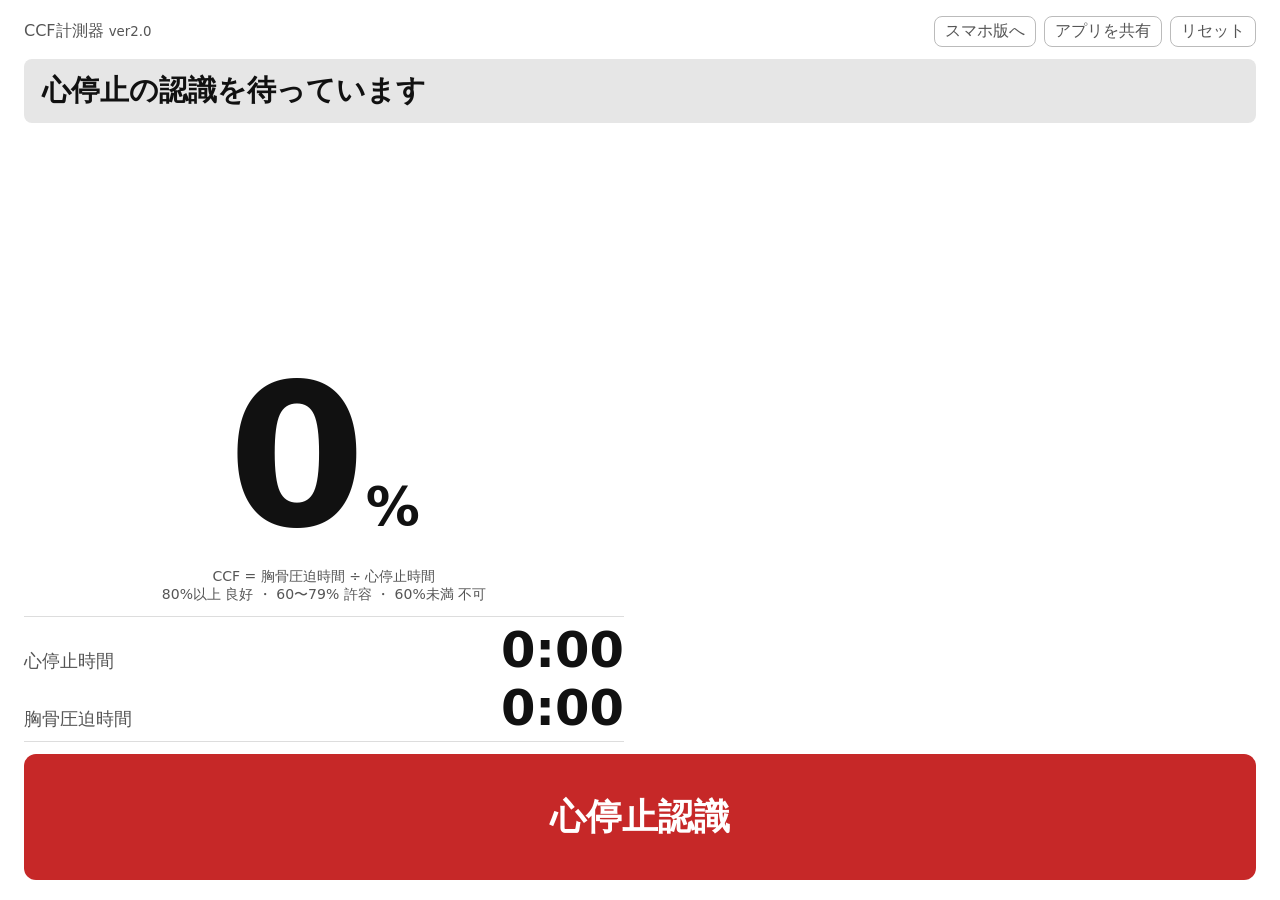
<file: index.html>
<!DOCTYPE html>
<!--

This program is a modified version of "CCF 1.3.1" (https://lawngreen.github.io/CCF/).

Copyright 2016 Takeshi KODAKA
kodaka@tokyo-med.ac.jp

Copyright 2023-2026 keiimai (https://github.com/keiimai)
Modified from the original. Last modified: 2026-10-27.

This program is free software:
you can redistribute it and/or modify it under the terms of the GNU General Public License
as published by the Free Software Foundation,
either version 3 of the License, or (at your option) any later version.

This program is distributed in the hope that it will be useful,
but WITHOUT ANY WARRANTY;
without even the implied warranty of MERCHANTABILITY or FITNESS FOR A PARTICULAR PURPOSE.
See the GNU General Public License for more details.

You should have received a copy of the GNU General Public License along with this program
(see the LICENSE file).
If not, see <https://www.gnu.org/licenses/>.

-->
<html lang="ja">
<head>
  <meta charset="UTF-8" />
  <meta name="viewport" content="width=device-width, initial-scale=1.0, viewport-fit=cover" />
  <title data-label="pageTitle">川崎ECCトレーニングサイト CCF計測器 ver2.0</title>
  <link rel="stylesheet" href="css/style.css" />
  <link rel="stylesheet" href="css/qr.css" />
  <script src="js/layout.js"></script>
  <link rel="manifest" href="manifest.webmanifest" />
  <link rel="apple-touch-icon" href="icons/icon-180.png" />
  <meta name="theme-color" content="#228b22" />
</head>

<body>
  <div class="app">
    <header>
      <span class="title"><span data-label="appName">CCF計測器</span> <small>ver2.0</small></span>
      <div class="header-buttons">
        <button type="button" id="button-layout" hidden>スマホ版へ</button>
        <button type="button" id="button-qr" data-label="shareApp">アプリを共有</button>
        <button type="button" id="button-reset" data-label="reset">リセット</button>
      </div>
    </header>

    <div id="status-banner" class="banner tone-neutral">
      <span id="status-text">心停止の認識を待っています</span>
      <span id="live-gap" class="num"></span>
    </div>

    <div id="ccf-block" class="ccf">
      <div><span id="ccf-value" class="num">0</span><span class="ccf-unit">%</span></div>
      <span id="ccf-rating"></span>
    </div>
    <p id="legend" class="legend"></p>

    <dl class="times">
      <div><dt data-label="arrestTime">心停止時間</dt><dd id="time-arrest" class="num">0:00</dd></div>
      <div><dt data-label="compressionTime">胸骨圧迫時間</dt><dd id="time-compression" class="num">0:00</dd></div>
    </dl>

    <section class="log-area">
      <p id="log-summary"></p>
      <ol id="log" class="num"></ol>
    </section>

    <div class="controls">
      <button type="button" id="button-finish" data-label="finishButton" hidden>終了（ROSC・蘇生中止）</button>
      <div id="main-row" class="main-row">
        <button type="button" id="button-main" class="tone-arrest">心停止認識</button>
        <button type="button" id="button-defib" hidden><span id="defib-label" data-label="defibButton">初回除細動</span><span id="defib-elapsed" class="num"></span></button>
      </div>
      <div id="result-row" class="result-row" hidden>
        <button type="button" id="button-show-result" data-label="showResultButton">結果を表示</button>
        <button type="button" id="button-handoff" data-label="handoffButton">結果を渡す</button>
      </div>
    </div>
  </div>

  <div id="qr-overlay" class="qr-overlay" data-opener="button-qr" role="dialog" aria-modal="true" aria-label="アプリを共有" data-label-aria="shareApp" hidden>
    <p class="qr-heading" data-label="shareApp">アプリを共有</p>
    <!-- QR コードの画像と URL は src/make_qr.py で作る（手で書き換えない） -->
    <!-- qr:begin -->
    <img class="qr-image" width="37" height="37" alt="QR コード：https://keiimai.github.io/kwskCCF/"
      src="[data-uri]" />
    <p class="qr-url">https://keiimai.github.io/kwskCCF/</p>
    <!-- qr:end -->
    <button type="button" class="qr-close" data-label="close">閉じる</button>
  </div>

  <div id="handoff-overlay" class="qr-overlay" role="dialog" aria-modal="true" aria-label="結果を渡す" data-label-aria="handoffButton" hidden>
    <p class="qr-heading" data-label="handoffButton">結果を渡す</p>
    <p id="handoff-summary" class="handoff-summary"></p>
    <canvas id="handoff-qr" class="qr-image handoff-qr" role="img" aria-label="結果ページを開く図" data-label-aria="handoffQrLabel"></canvas>
    <p class="qr-note" data-label="handoffNote">iPad などのカメラで読み取ると、<br />大きな画面で結果が開きます。</p>
    <p class="handoff-check" data-label="handoffCheck">開いた結果の終了時刻と CCF が、<br />上と同じか確かめてください。</p>
    <p class="handoff-hint" data-label="handoffHint">カメラで読めない PC には、リンクを送ります。</p>
    <input type="text" id="handoff-url" class="link-field qr-keep" readonly aria-label="結果ページのリンク" data-label-aria="handoffUrlLabel" />
    <button type="button" id="handoff-send" class="handoff-send qr-keep"></button>
    <p id="handoff-message" class="qr-note handoff-message" aria-live="polite"></p>
    <button type="button" class="qr-close" data-label="close">閉じる</button>
  </div>

  <script src="js/timer.js"></script>
  <script src="js/labels.js"></script>
  <script src="js/qrcode.js"></script>
  <script src="js/share.js"></script>
  <script src="js/handoff.js"></script>
  <script src="js/app.js"></script>
  <script src="js/qr.js"></script>
  <script src="js/offline.js"></script>
</body>
</html>
</file>
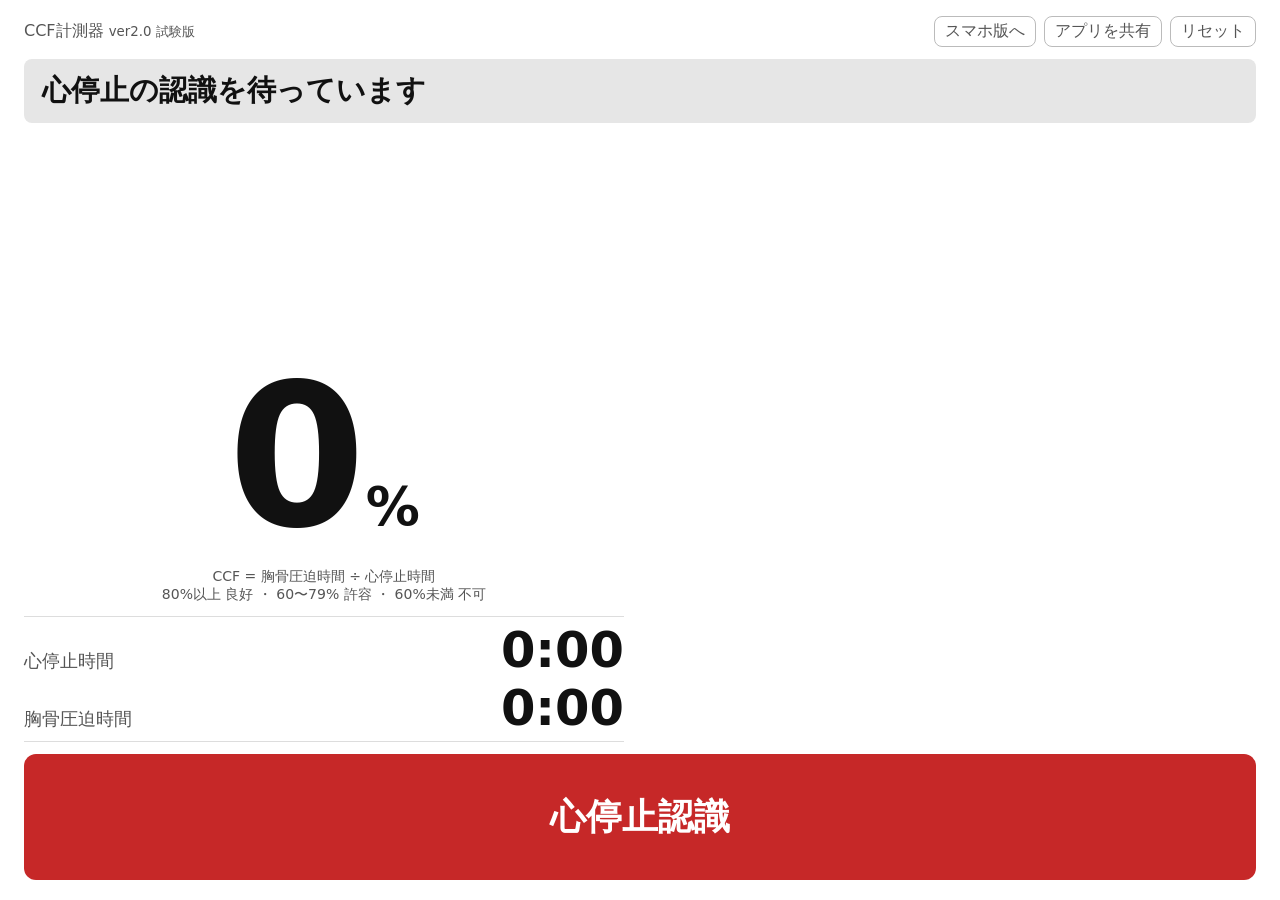
<file: next/index.html>
<!DOCTYPE html>
<!--

This program is a modified version of "CCF 1.3.1" (https://lawngreen.github.io/CCF/).

Copyright 2016 Takeshi KODAKA
kodaka@tokyo-med.ac.jp

Copyright 2023-2026 keiimai (https://github.com/keiimai)
Modified from the original. Last modified: 2026-10-27.

This program is free software:
you can redistribute it and/or modify it under the terms of the GNU General Public License
as published by the Free Software Foundation,
either version 3 of the License, or (at your option) any later version.

This program is distributed in the hope that it will be useful,
but WITHOUT ANY WARRANTY;
without even the implied warranty of MERCHANTABILITY or FITNESS FOR A PARTICULAR PURPOSE.
See the GNU General Public License for more details.

You should have received a copy of the GNU General Public License along with this program
(see the LICENSE file).
If not, see <https://www.gnu.org/licenses/>.

-->
<html lang="ja">
<head>
  <meta charset="UTF-8" />
  <meta name="viewport" content="width=device-width, initial-scale=1.0, viewport-fit=cover" />
  <title data-label="pageTitle">川崎ECCトレーニングサイト CCF計測器 ver2.0（試験版）</title>
  <link rel="stylesheet" href="css/style.css" />
  <link rel="stylesheet" href="css/qr.css" />
  <script src="js/layout.js"></script>
  <link rel="manifest" href="manifest.webmanifest" />
  <link rel="apple-touch-icon" href="icons/icon-180.png" />
  <meta name="theme-color" content="#228b22" />
</head>

<body>
  <div class="app">
    <header>
      <span class="title"><span data-label="appName">CCF計測器</span> <small>ver2.0 試験版</small></span>
      <div class="header-buttons">
        <button type="button" id="button-layout" hidden>スマホ版へ</button>
        <button type="button" id="button-qr" data-label="shareApp">アプリを共有</button>
        <button type="button" id="button-reset" data-label="reset">リセット</button>
      </div>
    </header>

    <div id="status-banner" class="banner tone-neutral">
      <span id="status-text">心停止の認識を待っています</span>
      <span id="live-gap" class="num"></span>
    </div>

    <div id="ccf-block" class="ccf">
      <div><span id="ccf-value" class="num">0</span><span class="ccf-unit">%</span></div>
      <span id="ccf-rating"></span>
    </div>
    <p id="legend" class="legend"></p>

    <dl class="times">
      <div><dt data-label="arrestTime">心停止時間</dt><dd id="time-arrest" class="num">0:00</dd></div>
      <div><dt data-label="compressionTime">胸骨圧迫時間</dt><dd id="time-compression" class="num">0:00</dd></div>
    </dl>

    <section class="log-area">
      <p id="log-summary"></p>
      <ol id="log" class="num"></ol>
    </section>

    <div class="controls">
      <button type="button" id="button-finish" data-label="finishButton" hidden>終了（ROSC・蘇生中止）</button>
      <div id="main-row" class="main-row">
        <button type="button" id="button-main" class="tone-arrest">心停止認識</button>
        <button type="button" id="button-defib" hidden><span id="defib-label" data-label="defibButton">初回除細動</span><span id="defib-elapsed" class="num"></span></button>
      </div>
      <div id="result-row" class="result-row" hidden>
        <button type="button" id="button-show-result" data-label="showResultButton">結果を表示</button>
        <button type="button" id="button-handoff" data-label="handoffButton">結果を渡す</button>
      </div>
    </div>
  </div>

  <div id="qr-overlay" class="qr-overlay" data-opener="button-qr" role="dialog" aria-modal="true" aria-label="アプリを共有" data-label-aria="shareApp" hidden>
    <p class="qr-heading" data-label="shareApp">アプリを共有</p>
    <!-- QR コードの画像と URL は src/make_qr.py で作る（手で書き換えない） -->
    <!-- qr:begin -->
    <img class="qr-image" width="37" height="37" alt="QR コード：https://keiimai.github.io/kwskCCF/next/"
      src="[data-uri]" />
    <p class="qr-url">https://keiimai.github.io/kwskCCF/next/</p>
    <!-- qr:end -->
    <button type="button" class="qr-close" data-label="close">閉じる</button>
  </div>

  <div id="handoff-overlay" class="qr-overlay" role="dialog" aria-modal="true" aria-label="結果を渡す" data-label-aria="handoffButton" hidden>
    <p class="qr-heading" data-label="handoffButton">結果を渡す</p>
    <p id="handoff-summary" class="handoff-summary"></p>
    <canvas id="handoff-qr" class="qr-image handoff-qr" role="img" aria-label="結果ページを開く図" data-label-aria="handoffQrLabel"></canvas>
    <p class="qr-note" data-label="handoffNote">iPad などのカメラで読み取ると、<br />大きな画面で結果が開きます。</p>
    <p class="handoff-check" data-label="handoffCheck">開いた結果の終了時刻と CCF が、<br />上と同じか確かめてください。</p>
    <p class="handoff-hint" data-label="handoffHint">カメラで読めない PC には、リンクを送ります。</p>
    <input type="text" id="handoff-url" class="link-field qr-keep" readonly aria-label="結果ページのリンク" data-label-aria="handoffUrlLabel" />
    <button type="button" id="handoff-send" class="handoff-send qr-keep"></button>
    <p id="handoff-message" class="qr-note handoff-message" aria-live="polite"></p>
    <button type="button" class="qr-close" data-label="close">閉じる</button>
  </div>

  <script src="js/timer.js"></script>
  <script src="js/labels.js"></script>
  <script src="js/qrcode.js"></script>
  <script src="js/share.js"></script>
  <script src="js/handoff.js"></script>
  <script src="js/app.js"></script>
  <script src="js/qr.js"></script>
  <script src="js/offline.js"></script>
</body>
</html>
</file>
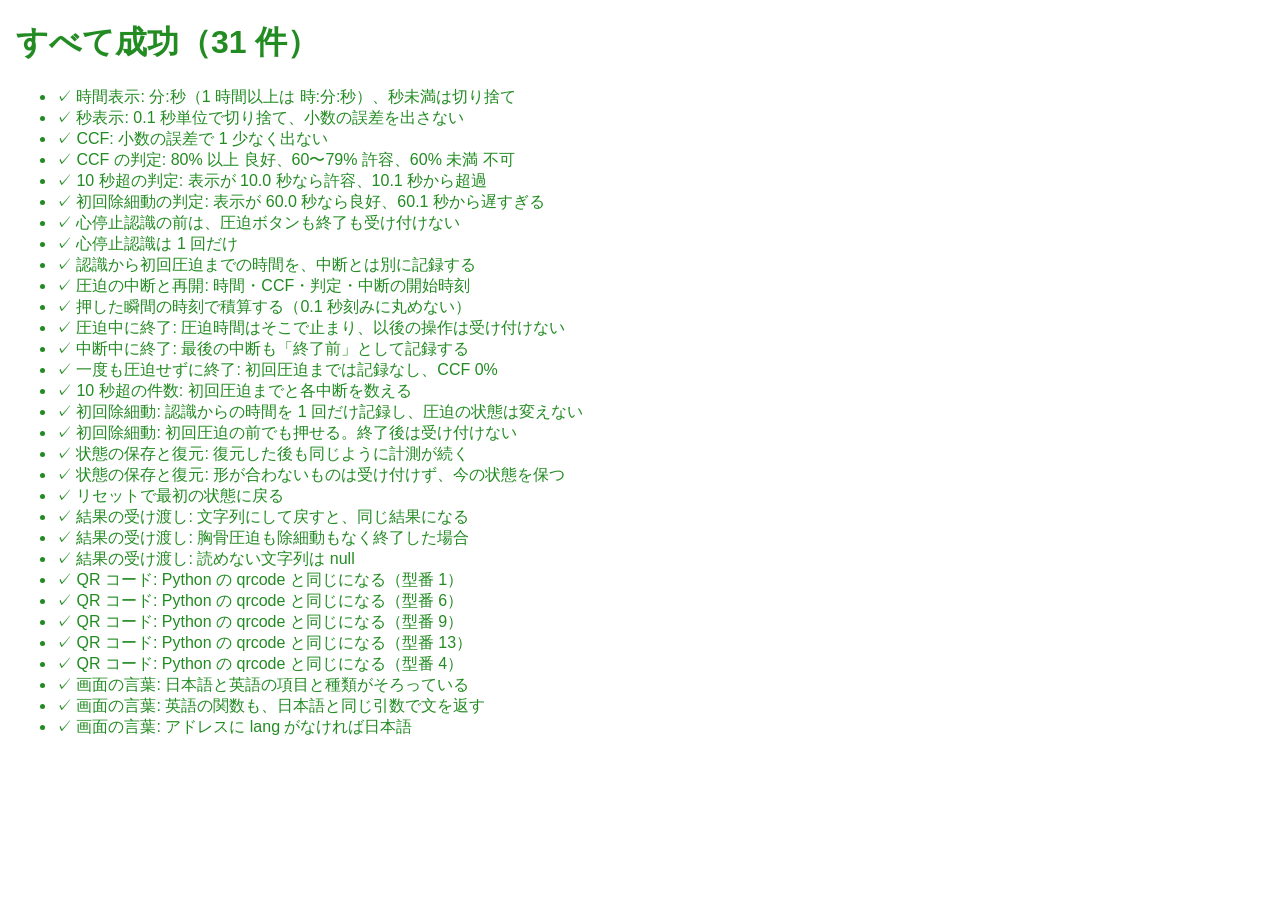
<file: tests/index.html>
<!DOCTYPE html>
<!-- SPDX-License-Identifier: GPL-3.0-or-later / Copyright 2023-2026 keiimai -->
<html lang="ja">
<head>
  <meta charset="UTF-8" />
  <meta name="viewport" content="width=device-width, initial-scale=1.0" />
  <title>CCF計測器 テスト</title>
  <style>
    body { font-family: sans-serif; margin: 16px; }
    .pass { color: #228B22; }
    .fail { color: #c00; }
    pre { margin: 4px 0 12px 1.5em; white-space: pre-wrap; }
  </style>
</head>
<body>
  <h1 id="summary">テスト実行中…</h1>
  <ul id="results"></ul>

  <script src="../js/timer.js"></script>
  <script src="../js/labels.js"></script>
  <script src="../js/qrcode.js"></script>
  <script src="../js/share.js"></script>
  <script src="qrcode.fixtures.js"></script>
  <script>
    // 最小限のテスト用関数。ライブラリを入れずにブラウザだけで動かす
    var results = [];

    function test(name, fn) {
      try {
        fn();
        results.push({ name: name, ok: true });
      } catch (e) {
        results.push({ name: name, ok: false, message: e.message });
      }
    }

    function equal(actual, expected) {
      if (actual !== expected) {
        throw new Error('期待値 ' + JSON.stringify(expected) + ' / 実際 ' + JSON.stringify(actual));
      }
    }

    function equalList(actual, expected) {
      equal(JSON.stringify(actual), JSON.stringify(expected));
    }
  </script>
  <script src="timer.test.js"></script>
  <script src="share.test.js"></script>
  <script src="qrcode.test.js"></script>
  <script src="labels.test.js"></script>
  <script>
    var failed = results.filter(function (r) { return !r.ok; }).length;
    var list = document.getElementById('results');
    results.forEach(function (r) {
      var li = document.createElement('li');
      li.className = r.ok ? 'pass' : 'fail';
      li.textContent = (r.ok ? '✓ ' : '✗ ') + r.name;
      list.appendChild(li);
      if (!r.ok) {
        var pre = document.createElement('pre');
        pre.textContent = r.message;
        li.appendChild(pre);
      }
    });
    var summary = document.getElementById('summary');
    summary.textContent = failed === 0
      ? 'すべて成功（' + results.length + ' 件）'
      : results.length + ' 件中 ' + failed + ' 件失敗';
    summary.className = failed === 0 ? 'pass' : 'fail';
  </script>
</body>
</html>
</file>
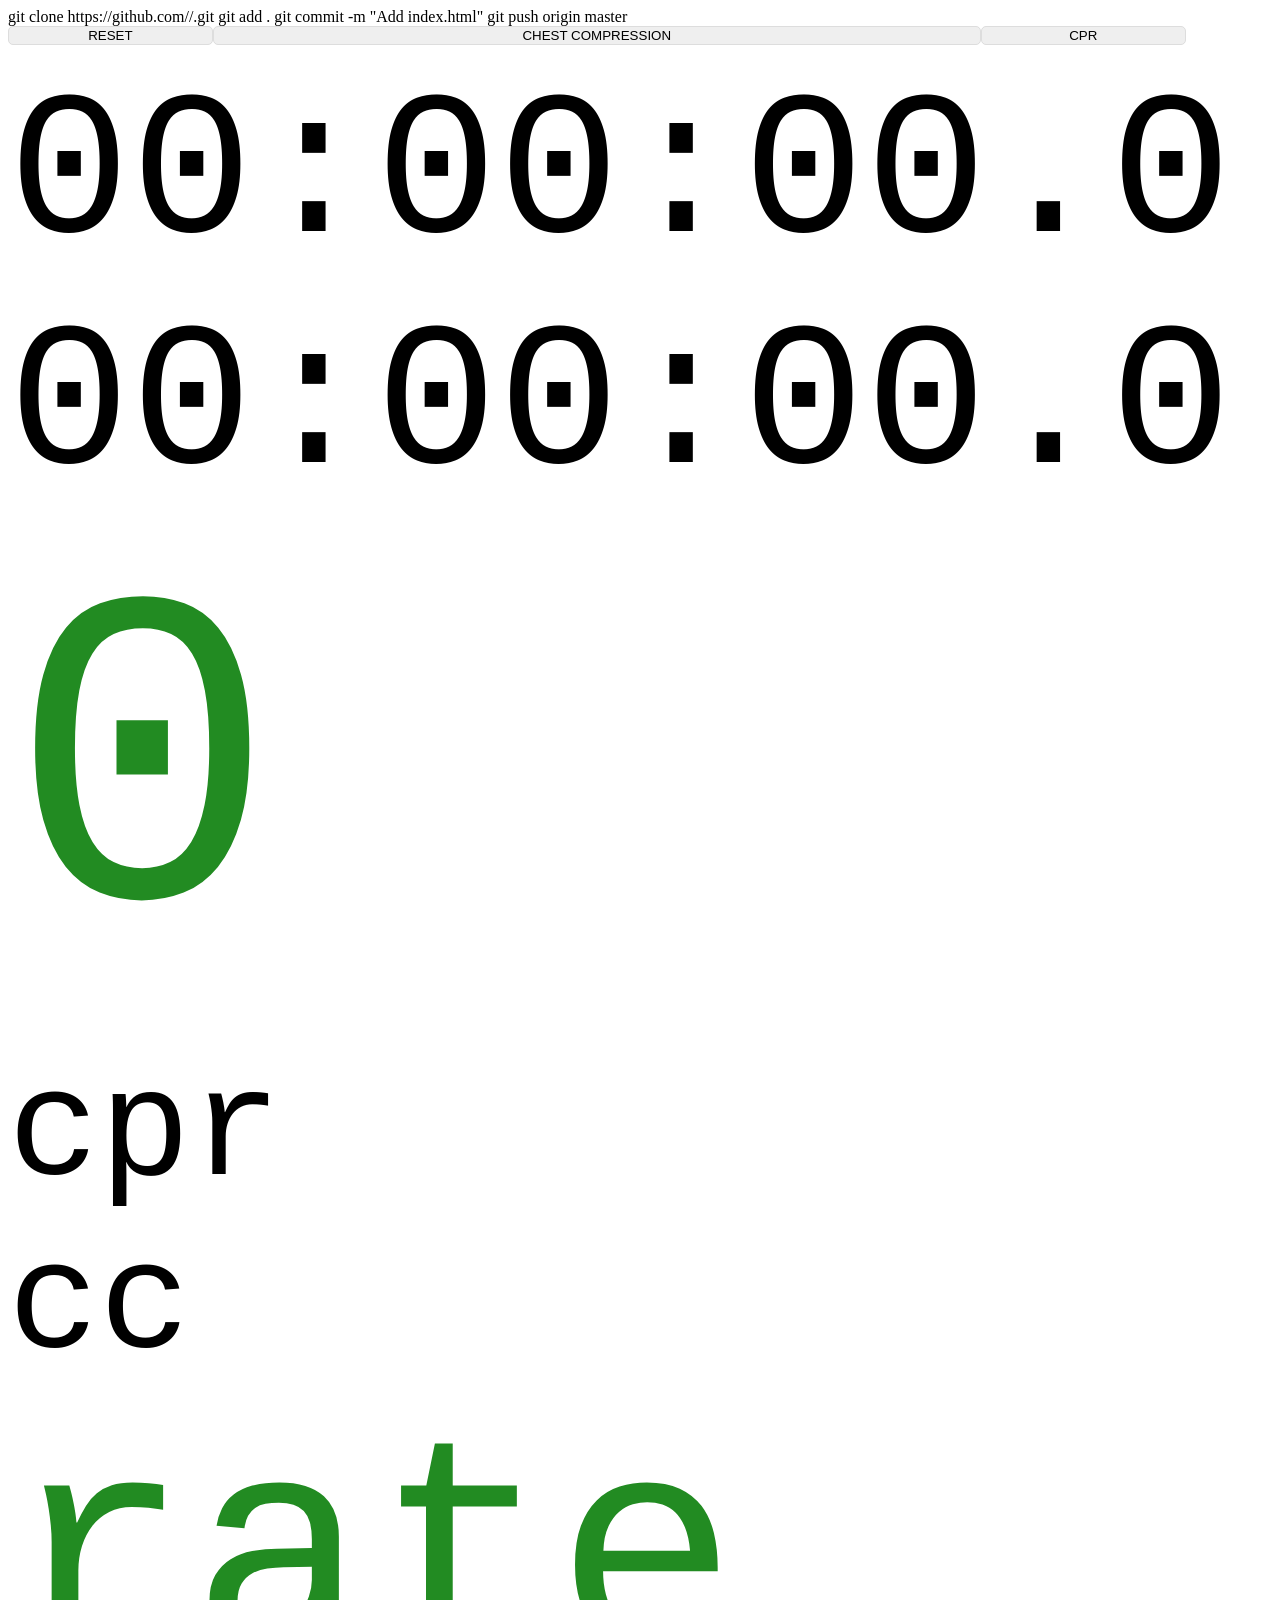
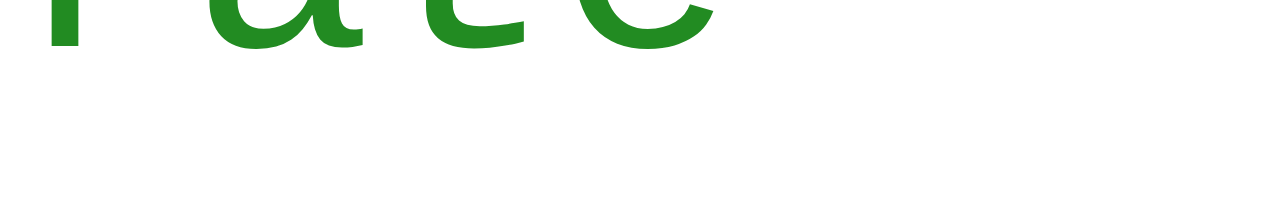
<file: kwskCCF.html>
git clone https://github.com/<keiimai>/<kwskCCF>.git

git add .
git commit -m "Add index.html"
git push origin master

<!DOCTYPE html>
<html lang="ja">
<head>
<meta charset="UTF-8">
<meta name="viewport" content="width=device-width, initial-scale=1.0">

<title>川崎ECCトレーニングサイト CCF計測器 ver0.1</title>


<style type="text/css">
/* このスタイルブロックはボタンと送信ボタンの見た目を定義しています */
input[type="button"],input[type="submit"] {
	-webkit-appearance: none; /* Webkitブラウザのデフォルトスタイルを無効化 */
	border-radius: 5px; /* 角を丸くする */
	border: 1px solid #DDD; /* 細いグレーの境界線を追加 */
	cursor: pointer; /* カーソルをポインターにする */
}
/* このスタイルブロックはボタンと送信ボタンの見た目の定義はここまで */
</style>

</head>
<body>

<div id="button-container">
    <form name="ctrl">
        <input
            type="button"
            id="button-reset"
            name="button-reset"
            value="RESET"
            onClick="freset()"
            /><input
            type="button"
            id="button-cc"
            name="button-cc"
            value="CHEST COMPRESSION"
            onClick="ftoggle()"
            /><input
            type="button"
            id="button-cpr"
            name="button-cpr"
            value="CPR"
            onClick="foncpr()"
            /></form>
</div>

<form name="ccf">
    <span style="color:#000000; font-size:152px; font-family:monospace">
    <div id="time_cpr">cpr</div>
    <div id="time_cc">cc</div>
    </span>
    <span style="color:#228B22; font-size:304px; font-family:monospace">
    <div id="rate">rate</div>
    </span>
    <span style="color:#000000; font-size:24px; font-family:monospace">
    <div id="log_interruption"></div>
    </span>
</form>

<script type="text/javascript">
// JavaScriptコードが続く
</script>
</body>
</html>




<form name="ccf">
	<span style="color:#000000; font-size:152px; font-family:monospace">
	<div id="time_cpr">cpr</div>
	<div id="time_cc">cc</div>
	</span>
	<span style="color:#228B22; font-size:304px; font-family:monospace">
	<div id="rate">rate</div>
	</span>
	<span style="color:#000000; font-size:24px; font-family:monospace">
	<div id="log_interruption"></div>
	</span>
</form>

<script type="text/javascript">

	// CPRの総時間（ミリ秒）
	var cpr;
	// 圧迫の総時間（ミリ秒）
	var cc;
	// 圧迫率（％）
	var rate;

	// 現在のミリ秒
	var time_now;
	// CPR開始点のミリ秒（圧迫開始時にtime-cc-integratedが0なら「現在のミリ秒」を代入）
	var time_cpr_start;

	// 最近の圧迫再開点のミリ秒（圧迫開始時に「現在のミリ秒」を代入）
	var time_cc_start;
	// 最後の圧迫中断点までの積算圧迫ミリ秒（圧迫中断時に計算して代入）
	var time_cc_integrated;
	// 圧迫している（圧迫時計が動いている）か否か
	var press;

	// 最近の計測再開点のミリ秒
	var time_cpr_start;
	// 最後の計測中断点までの積算計測ミリ秒
	var time_cpr_integrated;
	// 計測している（CPR時計と圧迫率表示が動いている）か否か
	var oncpr;

	// 表示するCPRの時
	var cpr_hour;
	// 表示するCPRの分
	var cpr_minu;
	// 表示するCPRの秒
	var cpr_sec;

	// 表示する圧迫の時
	var cc_hour;
	// 表示する圧迫の分
	var cc_minu;
	// 表示する圧迫の秒
	var cc_sec;

	// ログ表示
	var text_interruption;
	// 中断時間（ミリ秒）
	var time_interruption;
	// 最後の圧迫中断点（ミリ秒）
	var time_cc_stop;
	// 中断回数
	var number_interruption;

window.onresize = function() {
	ffit();
}

	fstop();

function fstop() {
	// 画面サイズ最適化
	ffit();
	// 初期化
	time_now = Date.now();
	cpr = 0;
	cc = 0;
	rate = 0;
	time_interruption = 0;
	time_cc_stop = 0;
	text_interruption = "";
	number_interruption = 0;
	// CPR開始点のミリ秒
	time_cpr_start = Date.now();
	time_cpr_integrated = 0;
	time_cc_integrated = 0;
	time_cc_start = time_now;
	// 
	press = 0;
	oncpr = 0;
	frw();
}

function frw() {
	fcpr();
	fcc();
	frate();
	// console.log(time_cc_integrated)
	// 0.1秒毎に再計算
	setTimeout("frw()",100)
}

function ffit() {
	// 画面サイズ最適化
	var ww = window.innerWidth;
	var x;
	x = ww * 0.16;
	document.getElementById('time_cpr').style.fontSize = Math.floor(x) + 'px';
	x = ww * 0.16;
	document.getElementById('time_cc').style.fontSize = Math.floor(x) + 'px';
	x = ww * 0.35;
	document.getElementById('rate').style.fontSize = Math.floor(x) + 'px';
	x = ww * 0.07;
	document.getElementById('log_interruption').style.fontSize = Math.floor(x) + 'px';

	document.getElementById("button-reset").style.width = "16vw";
	document.getElementById("button-cc").style.width = "60vw";
	document.getElementById("button-cpr").style.width = "16vw";
}

function sec_to_hhmmss(n) {
	var hh;
	var mm;
	var ss;
	var ms;
	hh = Math.floor(n / 3600);
	n = n - (hh * 3600);
	mm = Math.floor(n / 60);
	n = n - (mm * 60);
	ss = Math.floor(n / 1);
	n = n - ss;
	ms = Math.floor(n / 0.1);
	n = (hh < 10 ? "0" + hh : hh) + ":" + (mm < 10 ? "0" + mm : mm) + ":" + (ss < 10 ? "0" + ss : ss) + "." + ms;
	return n;
}
function fcpr() {
	// CPR時間
	time_now = Date.now();
	cpr = (time_now - time_cpr_start) * oncpr + time_cpr_integrated;

	var cpr_hhmmss = sec_to_hhmmss((cpr/1000));

	var cprElement = document.getElementById("time_cpr");
	cprElement.innerHTML = cpr_hhmmss;
}
function fcc() {
	// 圧迫時間
	time_now = Date.now();
	cc = (time_now - time_cc_start) * press + time_cc_integrated;

	var cpr_hhmmss = sec_to_hhmmss((cc/1000));

	var ccElement = document.getElementById("time_cc");
	ccElement.innerHTML = cpr_hhmmss;
}
function frate() {
	// 圧迫率
	rate = Math.floor(cc / cpr * (100));

	if (isNaN(rate)){
	rate = 0;
	}
	
	var rateElement = document.getElementById("rate");
	rateElement.innerHTML = rate;
}
function ftoggle() {
	// 圧迫か中断か
	time_now = Date.now();
	
	switch (press) {
	case 0:
			time_cc_start = time_now;
			press = 1;
			document.getElementById("button-cc").style.backgroundColor = '#228B22';

				switch (oncpr) {
				case 0:
						time_cpr_start = time_now;
						// 圧迫開始ならCPRも開始
						document.getElementById("button-cpr").style.backgroundColor = '#228B22';
						// CPRボタンの背景色も変更
						oncpr = 1;
						break;
				case 1:
						switch (time_cc_stop) {
						case 0:
								// 圧迫せずに計測開始して初回の圧迫開始
								time_interruption = cpr;
								flog(time_interruption);
								// 計測開始から圧迫開始までの時間をログ１に記録
								break;
						default:
								time_interruption = time_now - time_cc_stop;
								flog(time_interruption);
								// 中断時間を追記
								break;
						}
				}
			break;
	case 1:
			time_cc_integrated = cc;
			time_cc_stop = time_now;
			press = 0;
			document.getElementById("button-cc").style.backgroundColor = '#8FBC8F';
			break;
	}
}
function flog(n) {
	number_interruption = number_interruption + 1;
	text_interruption = text_interruption + "</br>" + "[" + number_interruption + "] " + sec_to_hhmmss((n / 1000));
	var logElement = document.getElementById("log_interruption");
	logElement.innerHTML = text_interruption;
	return n;
}
function foncpr() {
	// 計測を停止しているか
	time_now = Date.now();
	
	switch (oncpr) {
	case 0:
			time_cpr_start = time_now;

			oncpr = 1;
			press = 0;
			// CPR開始しても圧迫開始とは判断しない
			document.getElementById("button-cpr").style.backgroundColor = '#228B22';
			// CPRボタンの背景色を変更するが圧迫ボタンは薄色のまま
			break;
	case 1:
			time_cc_integrated = cc;
			time_cpr_integrated = cpr;
			oncpr = 0;
			press = 0;
			document.getElementById("button-cc").style.backgroundColor = '#8FBC8F';
			document.getElementById("button-cpr").style.backgroundColor = '#8FBC8F';
			// CPRボタンと圧迫ボタンの背景色を薄色に変更
			break;
	}
}
function freset() {
	document.getElementById("button-cc").style.backgroundColor = '#8FBC8F';
	document.getElementById("button-cpr").style.backgroundColor = '#8FBC8F';

	var logElement = document.getElementById("log_interruption");
	logElement.innerHTML = "";

	fstop();

}

</script>
</body>
</html>
</file>
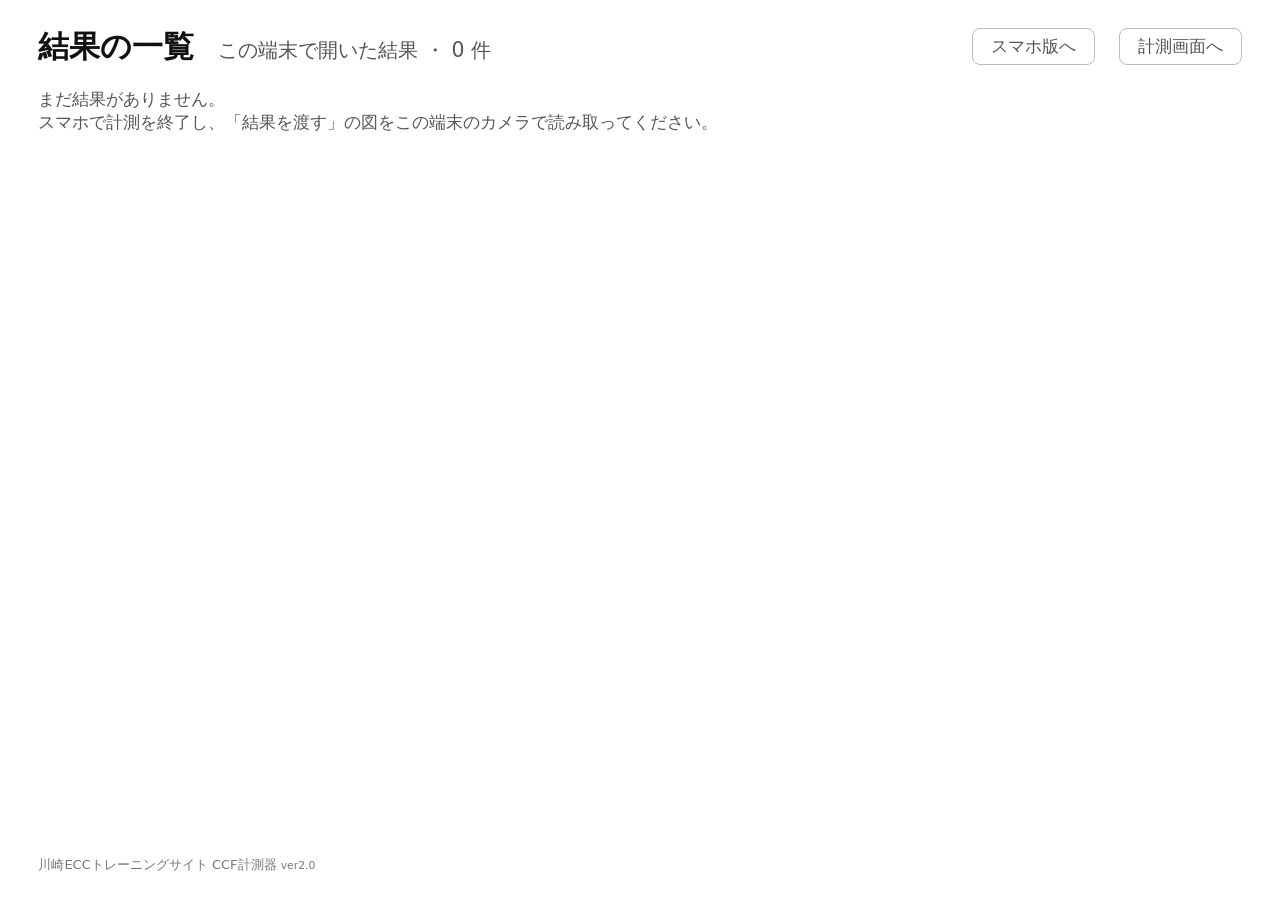
<file: result.html>
<!DOCTYPE html>
<!-- SPDX-License-Identifier: GPL-3.0-or-later / Copyright 2023-2026 keiimai -->
<html lang="ja">
<head>
  <meta charset="UTF-8" />
  <meta name="viewport" content="width=device-width, initial-scale=1.0" />
  <title data-label="resultPageTitle">川崎ECCトレーニングサイト CCF計測結果 ver2.0</title>
  <link rel="stylesheet" href="css/style.css" />
  <link rel="stylesheet" href="css/qr.css" />
  <link rel="stylesheet" href="css/result.css" />
  <script src="js/layout.js"></script>
  <link rel="apple-touch-icon" href="icons/icon-180.png" />
  <meta name="theme-color" content="#228b22" />
</head>

<body>
  <div class="page">
    <header class="page-top">
      <a href="./" class="back-link" data-label="backToTimer">計測画面へ</a>
      <div class="page-heading">
        <h1 id="page-title" data-label="resultTitle">CCF 計測結果</h1>
        <span id="page-meta" class="page-meta"></span>
      </div>
      <div class="page-buttons">
        <button type="button" id="button-handoff" data-label="handoffButton" hidden>結果を渡す</button>
        <button type="button" id="button-list" data-label="list" hidden>一覧</button>
        <button type="button" id="button-clear" data-label="clearList" hidden>一覧を消去</button>
        <button type="button" id="button-layout" hidden>スマホ版へ</button>
      </div>
    </header>

    <main id="detail" hidden>
      <div class="summary">
        <div id="r-ccf-block" class="r-ccf">
          <div><span id="r-ccf" class="num"></span><span class="r-unit">%</span></div>
          <span id="r-rating"></span>
          <p id="r-legend" class="r-legend"></p>
        </div>
        <dl class="metrics">
          <div><dt data-label="arrestTime">心停止時間</dt><dd id="r-measured" class="num"></dd></div>
          <div><dt data-label="compressionTime">胸骨圧迫時間</dt><dd id="r-compressed" class="num"></dd></div>
          <div id="r-first-row"><dt data-label="firstCompression">初回胸骨圧迫まで</dt><dd id="r-first" class="num"></dd></div>
          <div id="r-defib-row"><dt data-label="firstDefibrillation">初回除細動まで</dt><dd id="r-defib" class="num"></dd></div>
          <div class="metric-sum"><dt data-label="interruptionsLabel">中断</dt><dd id="r-interruptions" class="num"></dd></div>
        </dl>
      </div>

      <section class="timeline">
        <h2><span data-label="timeline">経過</span>
          <span class="key"><i class="key-compress"></i><span data-label="keyCompress">胸骨圧迫</span></span>
          <span class="key"><i class="key-gap"></i><span data-label="keyGap">中断</span></span>
          <span class="key"><i class="key-over"></i><span data-label="keyOver">10秒を超えた中断</span></span>
          <span class="key"><i class="key-defib"></i><span data-label="keyDefib">初回除細動</span></span>
        </h2>
        <div id="r-bar" class="bar"></div>
        <div id="r-ticks" class="ticks num"></div>
      </section>

      <ol id="r-chips" class="chips num"></ol>
    </main>

    <section id="list" hidden>
      <div id="list-cards" class="cards"></div>
      <p id="list-hint" class="list-hint"></p>
    </section>

    <p id="message" class="message" hidden></p>

    <footer class="page-footer"><span data-label="siteName">川崎ECCトレーニングサイト CCF計測器</span> <small>ver2.0</small></footer>
  </div>

  <div id="handoff-overlay" class="qr-overlay" role="dialog" aria-modal="true" aria-label="結果を渡す" data-label-aria="handoffButton" hidden>
    <p class="qr-heading" data-label="handoffButton">結果を渡す</p>
    <p id="handoff-summary" class="handoff-summary"></p>
    <canvas id="handoff-qr" class="qr-image handoff-qr" role="img" aria-label="結果ページを開く図" data-label-aria="handoffQrLabel"></canvas>
    <p class="qr-note" data-label="handoffNote">iPad などのカメラで読み取ると、<br />大きな画面で結果が開きます。</p>
    <p class="handoff-check" data-label="handoffCheck">開いた結果の終了時刻と CCF が、<br />上と同じか確かめてください。</p>
    <p class="handoff-hint" data-label="handoffHint">カメラで読めない PC には、リンクを送ります。</p>
    <input type="text" id="handoff-url" class="link-field qr-keep" readonly aria-label="結果ページのリンク" data-label-aria="handoffUrlLabel" />
    <button type="button" id="handoff-send" class="handoff-send qr-keep"></button>
    <p id="handoff-message" class="qr-note handoff-message" aria-live="polite"></p>
    <button type="button" class="qr-close" data-label="close">閉じる</button>
  </div>

  <script src="js/timer.js"></script>
  <script src="js/labels.js"></script>
  <script src="js/qrcode.js"></script>
  <script src="js/share.js"></script>
  <script src="js/handoff.js"></script>
  <script src="js/result.js"></script>
  <script src="js/qr.js"></script>
  <script src="js/offline.js"></script>
</body>
</html>
</file>
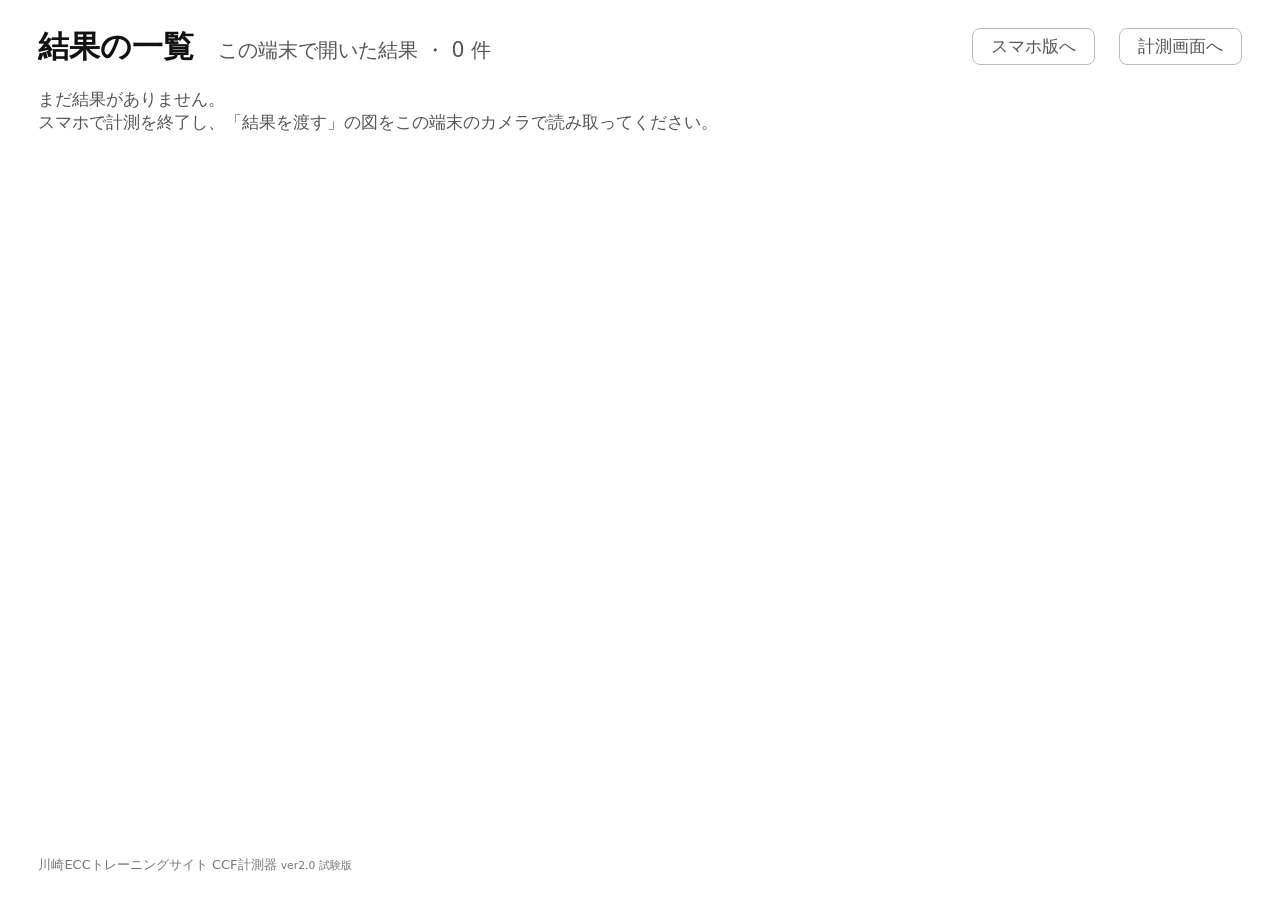
<file: next/result.html>
<!DOCTYPE html>
<!-- SPDX-License-Identifier: GPL-3.0-or-later / Copyright 2023-2026 keiimai -->
<html lang="ja">
<head>
  <meta charset="UTF-8" />
  <meta name="viewport" content="width=device-width, initial-scale=1.0" />
  <title data-label="resultPageTitle">川崎ECCトレーニングサイト CCF計測結果 ver2.0（試験版）</title>
  <link rel="stylesheet" href="css/style.css" />
  <link rel="stylesheet" href="css/qr.css" />
  <link rel="stylesheet" href="css/result.css" />
  <script src="js/layout.js"></script>
  <link rel="apple-touch-icon" href="icons/icon-180.png" />
  <meta name="theme-color" content="#228b22" />
</head>

<body>
  <div class="page">
    <header class="page-top">
      <a href="./" class="back-link" data-label="backToTimer">計測画面へ</a>
      <div class="page-heading">
        <h1 id="page-title" data-label="resultTitle">CCF 計測結果</h1>
        <span id="page-meta" class="page-meta"></span>
      </div>
      <div class="page-buttons">
        <button type="button" id="button-handoff" data-label="handoffButton" hidden>結果を渡す</button>
        <button type="button" id="button-list" data-label="list" hidden>一覧</button>
        <button type="button" id="button-clear" data-label="clearList" hidden>一覧を消去</button>
        <button type="button" id="button-layout" hidden>スマホ版へ</button>
      </div>
    </header>

    <main id="detail" hidden>
      <div class="summary">
        <div id="r-ccf-block" class="r-ccf">
          <div><span id="r-ccf" class="num"></span><span class="r-unit">%</span></div>
          <span id="r-rating"></span>
          <p id="r-legend" class="r-legend"></p>
        </div>
        <dl class="metrics">
          <div><dt data-label="arrestTime">心停止時間</dt><dd id="r-measured" class="num"></dd></div>
          <div><dt data-label="compressionTime">胸骨圧迫時間</dt><dd id="r-compressed" class="num"></dd></div>
          <div id="r-first-row"><dt data-label="firstCompression">初回胸骨圧迫まで</dt><dd id="r-first" class="num"></dd></div>
          <div id="r-defib-row"><dt data-label="firstDefibrillation">初回除細動まで</dt><dd id="r-defib" class="num"></dd></div>
          <div class="metric-sum"><dt data-label="interruptionsLabel">中断</dt><dd id="r-interruptions" class="num"></dd></div>
        </dl>
      </div>

      <section class="timeline">
        <h2><span data-label="timeline">経過</span>
          <span class="key"><i class="key-compress"></i><span data-label="keyCompress">胸骨圧迫</span></span>
          <span class="key"><i class="key-gap"></i><span data-label="keyGap">中断</span></span>
          <span class="key"><i class="key-over"></i><span data-label="keyOver">10秒を超えた中断</span></span>
          <span class="key"><i class="key-defib"></i><span data-label="keyDefib">初回除細動</span></span>
        </h2>
        <div id="r-bar" class="bar"></div>
        <div id="r-ticks" class="ticks num"></div>
      </section>

      <ol id="r-chips" class="chips num"></ol>
    </main>

    <section id="list" hidden>
      <div id="list-cards" class="cards"></div>
      <p id="list-hint" class="list-hint"></p>
    </section>

    <p id="message" class="message" hidden></p>

    <footer class="page-footer"><span data-label="siteName">川崎ECCトレーニングサイト CCF計測器</span> <small>ver2.0 試験版</small></footer>
  </div>

  <div id="handoff-overlay" class="qr-overlay" role="dialog" aria-modal="true" aria-label="結果を渡す" data-label-aria="handoffButton" hidden>
    <p class="qr-heading" data-label="handoffButton">結果を渡す</p>
    <p id="handoff-summary" class="handoff-summary"></p>
    <canvas id="handoff-qr" class="qr-image handoff-qr" role="img" aria-label="結果ページを開く図" data-label-aria="handoffQrLabel"></canvas>
    <p class="qr-note" data-label="handoffNote">iPad などのカメラで読み取ると、<br />大きな画面で結果が開きます。</p>
    <p class="handoff-check" data-label="handoffCheck">開いた結果の終了時刻と CCF が、<br />上と同じか確かめてください。</p>
    <p class="handoff-hint" data-label="handoffHint">カメラで読めない PC には、リンクを送ります。</p>
    <input type="text" id="handoff-url" class="link-field qr-keep" readonly aria-label="結果ページのリンク" data-label-aria="handoffUrlLabel" />
    <button type="button" id="handoff-send" class="handoff-send qr-keep"></button>
    <p id="handoff-message" class="qr-note handoff-message" aria-live="polite"></p>
    <button type="button" class="qr-close" data-label="close">閉じる</button>
  </div>

  <script src="js/timer.js"></script>
  <script src="js/labels.js"></script>
  <script src="js/qrcode.js"></script>
  <script src="js/share.js"></script>
  <script src="js/handoff.js"></script>
  <script src="js/result.js"></script>
  <script src="js/qr.js"></script>
  <script src="js/offline.js"></script>
</body>
</html>
</file>
<file: css/style.css>
/*
 * SPDX-License-Identifier: GPL-3.0-or-later
 * Copyright 2016 Takeshi KODAKA (original: CCF 1.3.1)
 * Copyright 2023-2026 keiimai (modifications)
 */

/* 色。js/labels.js の tone と対応する */
:root {
  --text: #111;
  --muted: #555;
  --line: #ddd;
  --neutral: #e6e6e6;

  --good: #1e7b34;        /* 良好・圧迫中 */
  --good-bg: #e3f4e6;
  --good-fill: #228b22;

  --acceptable: #8a5a00;  /* 許容・初回圧迫前・中断中・除細動前 */
  --acceptable-bg: #fff1c2;
  --warning-fill: #f2b705;
  --on-warning: #2b1d00;

  --poor: #b71c1c;        /* 不可・10秒超の中断・1分超の除細動 */
  --poor-bg: #fde7e7;
  --danger-fill: #c62828;

  --start-fill: #2f3b45;  /* 圧迫開始ボタン */
}

html,
body {
  height: 100%;
}

body {
  margin: 0;
  background-color: #fff;
  color: var(--text);
  font-family: system-ui, -apple-system, "Hiragino Sans", "Noto Sans JP", sans-serif;
}

/* 画面の高さに収め、ボタンは常に一番下に置く。ログだけがスクロールする */
.app {
  display: flex;
  flex-direction: column;
  gap: 8px;
  height: 100vh;
  height: 100dvh;
  max-width: 640px;
  margin: 0 auto;
  padding: 8px 12px calc(12px + env(safe-area-inset-bottom));
  box-sizing: border-box;
}

.num {
  font-variant-numeric: tabular-nums;
}

button {
  -webkit-appearance: none;
  appearance: none;
  font-family: inherit;
  border-radius: 8px;
  cursor: pointer;
  /* 連打したときにダブルタップで拡大されたり文字が選択されたりしないように */
  touch-action: manipulation;
  -webkit-user-select: none;
  user-select: none;
  -webkit-tap-highlight-color: transparent;
}

[hidden] {
  display: none !important;
}

header {
  display: flex;
  justify-content: space-between;
  align-items: center;
  gap: 8px;
}

.title {
  font-size: 14px;
  color: var(--muted);
}

/* 折り返すときは、版の表記を途中で切らない */
.title small {
  white-space: nowrap;
}

/* 狭い画面では、ボタンの文字を折り返さず、左の題名のほうを折り返す */
.header-buttons {
  display: flex;
  flex-shrink: 0;
  gap: 8px;
}

#button-layout,
#button-qr,
#button-reset {
  font-size: 14px;
  padding: 4px 10px;
  white-space: nowrap;
  background-color: #fff;
  color: var(--muted);
  border: 1px solid #bbb;
}

.banner {
  display: flex;
  justify-content: space-between;
  align-items: center;
  border-radius: 8px;
  padding: 10px 14px;
  font-size: clamp(18px, 5.5vw, 28px);
  font-weight: bold;
}

.banner.tone-neutral { background-color: var(--neutral); color: var(--text); }
.banner.tone-warning { background-color: var(--warning-fill); color: var(--on-warning); }
.banner.tone-good { background-color: var(--good-fill); color: #fff; }
.banner.tone-danger { background-color: var(--danger-fill); color: #fff; }

.ccf {
  display: flex;
  align-items: center;
  justify-content: center;
  gap: 12px;
  font-weight: bold;
}

/* スマホでは、ログが見える高さを残すため大きくしすぎない */
#ccf-value {
  font-size: clamp(56px, 17vw, 96px);
  line-height: 1;
}

.ccf-unit {
  font-size: clamp(20px, 6vw, 36px);
}

#ccf-rating {
  font-size: clamp(16px, 4.8vw, 24px);
  padding: 4px 12px;
  border-radius: 8px;
}

#ccf-rating:empty {
  display: none;
}

.rating-good { color: var(--good); }
.rating-good #ccf-rating { background-color: var(--good-bg); }
.rating-acceptable { color: var(--acceptable); }
.rating-acceptable #ccf-rating { background-color: var(--acceptable-bg); }
.rating-poor { color: var(--poor); }
.rating-poor #ccf-rating { background-color: var(--poor-bg); }

.legend {
  margin: 0;
  text-align: center;
  font-size: 12px;
  color: var(--muted);
  white-space: pre-line;
}

.times {
  margin: 0;
  padding: 4px 0;
  border-top: 1px solid var(--line);
  border-bottom: 1px solid var(--line);
}

.times div {
  display: flex;
  justify-content: space-between;
  align-items: baseline;
}

.times dt {
  font-size: 15px;
  color: var(--muted);
}

.times dd {
  margin: 0;
  font-size: clamp(24px, 7vw, 40px);
  font-weight: bold;
}

.log-area {
  flex: 1;
  min-height: 0;
  overflow-y: auto;
}

#log-summary {
  margin: 0 0 4px;
  font-size: 14px;
  color: var(--muted);
}

#log {
  list-style: none;
  margin: 0;
  padding: 0;
  display: flex;
  flex-direction: column;
  gap: 4px;
}

/* 1 行 = 見出し・長さ・始まった時刻。列の幅をそろえて、上から順に読めるようにする */
.log-item {
  display: grid;
  grid-template-columns: 9em 6.5em 1fr;
  align-items: baseline;
  gap: 8px;
  font-size: 15px;
  padding: 4px 8px;
  border-radius: 6px;
  background-color: #f3f3f3;
}

.log-duration {
  text-align: right;
}

.log-item.good {
  background-color: var(--good-bg);
  color: var(--good);
  font-weight: bold;
}

.log-item.over {
  background-color: var(--poor-bg);
  color: var(--poor);
  font-weight: bold;
}

.log-note {
  font-size: 12px;
  font-weight: normal;
  color: var(--muted);
}

.log-item.over .log-note {
  color: inherit;
}

/* 下のボタン。一番押す胸骨圧迫ボタンを一番大きく、親指の届く位置に置く。
   終了ボタンは 1 回押すと終了するので、押し間違えないよう胸骨圧迫ボタンとの間を空ける。
   初回除細動ボタンは胸骨圧迫ボタンの右に並べ、押すと消える */
.controls {
  display: flex;
  flex-direction: column;
  gap: 32px;
}

#button-finish {
  height: 44px;
  font-size: 16px;
  background-color: #fff;
  color: var(--text);
  border: 1px solid #bbb;
}

.main-row {
  display: flex;
  gap: 12px;
}

#button-main {
  flex: 1;
  height: clamp(88px, 16vh, 140px);
  font-size: clamp(22px, 7vw, 32px);
  font-weight: bold;
  color: #fff;
  border: none;
  border-radius: 12px;
}

#button-main.tone-arrest { background-color: var(--danger-fill); }
#button-main.tone-start { background-color: var(--start-fill); }
#button-main.tone-stop { background-color: var(--good-fill); }

#button-defib {
  width: 34%;
  font-size: clamp(16px, 4.8vw, 22px);
  font-weight: bold;
  border: none;
  border-radius: 12px;
}

#button-defib span {
  display: block;
}

#button-defib.tone-defib { background-color: var(--warning-fill); color: var(--on-warning); }
#button-defib.tone-late { background-color: var(--danger-fill); color: #fff; }

/* 終了後は、計測のボタンの場所に結果を渡すボタンを出す */
.result-row {
  display: flex;
  gap: 12px;
}

.result-row button {
  flex: 1;
  height: 72px;
  font-size: clamp(17px, 5vw, 22px);
  font-weight: bold;
  border-radius: 12px;
}

#button-show-result {
  background-color: var(--start-fill);
  color: #fff;
  border: none;
}

#button-handoff {
  background-color: #fff;
  color: var(--text);
  border: 1px solid #bbb;
}

/*
 * タブレット版（iPad や PC のブラウザなど、大きな画面用）。<html> に layout-large があるときだけ効く。
 * layout-large は js/layout.js が付ける。ふだんは画面の大きさ（幅 768px 以上・高さ 600px 以上）で決め、
 * 「スマホ版へ」「タブレット版へ」を押したときは、その選んだ表示にする
 */
.layout-large .app {
  max-width: 1400px;
  gap: 12px;
  padding: 16px 24px calc(20px + env(safe-area-inset-bottom));
}

.layout-large .title,
.layout-large #button-layout,
.layout-large #button-qr,
.layout-large #button-reset { font-size: 16px; }

.layout-large .banner {
  padding: 12px 18px;
  font-size: clamp(24px, 3.2vh, 34px);
}

.layout-large #ccf-value { font-size: clamp(120px, 22vh, 240px); }
.layout-large .ccf-unit { font-size: clamp(40px, 6vh, 72px); }
.layout-large #ccf-rating { font-size: clamp(24px, 3.4vh, 36px); }
.layout-large .legend { font-size: 14px; }
.layout-large .times dt { font-size: 18px; }
.layout-large .times dd { font-size: clamp(36px, 5.5vh, 56px); }
.layout-large #log-summary { font-size: 16px; }

.layout-large .log-item {
  font-size: 18px;
  padding: 6px 10px;
}

.layout-large .log-note { font-size: 14px; }

.layout-large #button-finish {
  height: 52px;
  font-size: 18px;
}

.layout-large #button-main {
  height: clamp(110px, 14vh, 160px);
  font-size: clamp(30px, 4vh, 40px);
}

.layout-large #button-defib {
  width: 28%;
  font-size: clamp(22px, 3vh, 30px);
}

.layout-large .result-row button {
  height: 88px;
  font-size: 26px;
}

/* タブレット版の横向き：左に CCF と時間、右にログを並べ、ボタンは下に横長に置く */
@media (orientation: landscape) {
  .layout-large .app {
    display: grid;
    grid-template-columns: minmax(0, 1fr) minmax(0, 1fr);
    grid-template-rows: auto auto 1fr auto auto auto;
    grid-template-areas:
      "header header"
      "banner banner"
      "ccf log"
      "legend log"
      "times log"
      "controls controls";
    column-gap: 32px;
  }

  .layout-large header { grid-area: header; }
  .layout-large .banner { grid-area: banner; }
  /* CCF は説明のすぐ上に寄せる */
  .layout-large .ccf { grid-area: ccf; align-self: end; }
  .layout-large .legend { grid-area: legend; }
  .layout-large .times { grid-area: times; }
  .layout-large .log-area { grid-area: log; }
  .layout-large .controls { grid-area: controls; }
}
</file>
<file: css/qr.css>
/*
 * SPDX-License-Identifier: GPL-3.0-or-later
 * Copyright 2023-2026 keiimai
 */

.qr-overlay {
  position: fixed;
  top: 0;
  right: 0;
  bottom: 0;
  left: 0;
  z-index: 2000;
  display: flex;
  flex-direction: column;
  align-items: center;
  /* 画面の高さに収まらないときは、上下を切らずにスクロールできるようにする */
  justify-content: flex-start;
  overflow-y: auto;
  gap: 16px;
  padding: 16px;
  box-sizing: border-box;
  background-color: #fff;
  color: #111;
  font-family: system-ui, -apple-system, "Hiragino Sans", "Noto Sans JP", sans-serif;
  text-align: center;
}

/* 収まるときは上下の余白を同じにして、真ん中に置く */
.qr-overlay > :first-child {
  margin-top: auto;
}

.qr-overlay > :last-child {
  margin-bottom: auto;
}

.qr-overlay[hidden] {
  display: none;
}

.qr-heading {
  margin: 0;
  font-size: 20px;
  font-weight: bold;
}

/*
 * ページの QR は 1 マス = 1 ピクセルの小さな PNG、結果を渡す画面の図は canvas に描く。
 * 画面の幅と高さの小さいほうに合わせて拡大し、ぼやけないようにマスの角をそのまま保つ。
 */
.qr-image {
  display: block;
  width: min(80vw, 60vh);
  height: auto;
  image-rendering: crisp-edges;
  image-rendering: pixelated;
}

.qr-note {
  margin: 0;
  font-size: 15px;
  line-height: 1.5;
  white-space: pre-line;
}

/* 結果を渡す画面。説明やリンクの欄が増えるぶん、図を少し小さくし、間を詰める */
#handoff-overlay {
  gap: 12px;
}

.handoff-qr {
  width: min(70vw, 34vh);
}

/* 渡す結果の終了時刻と CCF */
.handoff-summary {
  display: flex;
  flex-wrap: wrap;
  justify-content: center;
  align-items: baseline;
  gap: 4px 14px;
  margin: 0;
  padding: 8px 16px;
  border-radius: 10px;
  background-color: #f3f3f3;
  font-size: 17px;
  font-weight: bold;
}

.handoff-summary b {
  font-size: 24px;
}

.handoff-summary em {
  margin-left: 8px;
  padding: 2px 8px;
  border-radius: 6px;
  font-size: 14px;
  font-style: normal;
}

.handoff-ccf.rating-good em { background-color: var(--good-bg); }
.handoff-ccf.rating-acceptable em { background-color: var(--acceptable-bg); }
.handoff-ccf.rating-poor em { background-color: var(--poor-bg); }

.handoff-check {
  margin: 0;
  font-size: 13px;
  font-weight: bold;
  line-height: 1.5;
  color: #333;
}

.handoff-hint {
  margin: 0;
  font-size: 13px;
  color: #555;
}

/* リンクの欄とボタンは、押しても画面を閉じない（.qr-keep） */
.link-field {
  box-sizing: border-box;
  width: min(90vw, 560px);
  padding: 10px 12px;
  border: 1px solid #bbb;
  border-radius: 8px;
  font-family: inherit;
  font-size: 14px;
  color: #111;
  background-color: #f7f7f7;
  -webkit-user-select: text;
  user-select: text;
}

.handoff-send {
  -webkit-appearance: none;
  appearance: none;
  width: min(90vw, 560px);
  height: 52px;
  border: none;
  border-radius: 12px;
  background-color: #2f3b45;
  color: #fff;
  font-family: inherit;
  font-size: 18px;
  font-weight: bold;
  cursor: pointer;
  touch-action: manipulation;
}

.handoff-message:empty {
  display: none;
}

.qr-url {
  margin: 0;
  font-size: 14px;
  color: #555;
  word-break: break-all;
}

.qr-close {
  -webkit-appearance: none;
  appearance: none;
  font-family: inherit;
  font-size: 18px;
  padding: 10px 32px;
  border: 1px solid #bbb;
  border-radius: 8px;
  background-color: #fff;
  color: #111;
  cursor: pointer;
  touch-action: manipulation;
}
</file>
<file: next/css/style.css>
/*
 * SPDX-License-Identifier: GPL-3.0-or-later
 * Copyright 2016 Takeshi KODAKA (original: CCF 1.3.1)
 * Copyright 2023-2026 keiimai (modifications)
 */

/* 色。js/labels.js の tone と対応する */
:root {
  --text: #111;
  --muted: #555;
  --line: #ddd;
  --neutral: #e6e6e6;

  --good: #1e7b34;        /* 良好・圧迫中 */
  --good-bg: #e3f4e6;
  --good-fill: #228b22;

  --acceptable: #8a5a00;  /* 許容・初回圧迫前・中断中・除細動前 */
  --acceptable-bg: #fff1c2;
  --warning-fill: #f2b705;
  --on-warning: #2b1d00;

  --poor: #b71c1c;        /* 不可・10秒超の中断・1分超の除細動 */
  --poor-bg: #fde7e7;
  --danger-fill: #c62828;

  --start-fill: #2f3b45;  /* 圧迫開始ボタン */
}

html,
body {
  height: 100%;
}

body {
  margin: 0;
  background-color: #fff;
  color: var(--text);
  font-family: system-ui, -apple-system, "Hiragino Sans", "Noto Sans JP", sans-serif;
}

/* 画面の高さに収め、ボタンは常に一番下に置く。ログだけがスクロールする */
.app {
  display: flex;
  flex-direction: column;
  gap: 8px;
  height: 100vh;
  height: 100dvh;
  max-width: 640px;
  margin: 0 auto;
  padding: 8px 12px calc(12px + env(safe-area-inset-bottom));
  box-sizing: border-box;
}

.num {
  font-variant-numeric: tabular-nums;
}

button {
  -webkit-appearance: none;
  appearance: none;
  font-family: inherit;
  border-radius: 8px;
  cursor: pointer;
  /* 連打したときにダブルタップで拡大されたり文字が選択されたりしないように */
  touch-action: manipulation;
  -webkit-user-select: none;
  user-select: none;
  -webkit-tap-highlight-color: transparent;
}

[hidden] {
  display: none !important;
}

header {
  display: flex;
  justify-content: space-between;
  align-items: center;
  gap: 8px;
}

.title {
  font-size: 14px;
  color: var(--muted);
}

/* 折り返すときは、版の表記を途中で切らない */
.title small {
  white-space: nowrap;
}

/* 狭い画面では、ボタンの文字を折り返さず、左の題名のほうを折り返す */
.header-buttons {
  display: flex;
  flex-shrink: 0;
  gap: 8px;
}

#button-layout,
#button-qr,
#button-reset {
  font-size: 14px;
  padding: 4px 10px;
  white-space: nowrap;
  background-color: #fff;
  color: var(--muted);
  border: 1px solid #bbb;
}

.banner {
  display: flex;
  justify-content: space-between;
  align-items: center;
  border-radius: 8px;
  padding: 10px 14px;
  font-size: clamp(18px, 5.5vw, 28px);
  font-weight: bold;
}

.banner.tone-neutral { background-color: var(--neutral); color: var(--text); }
.banner.tone-warning { background-color: var(--warning-fill); color: var(--on-warning); }
.banner.tone-good { background-color: var(--good-fill); color: #fff; }
.banner.tone-danger { background-color: var(--danger-fill); color: #fff; }

.ccf {
  display: flex;
  align-items: center;
  justify-content: center;
  gap: 12px;
  font-weight: bold;
}

/* スマホでは、ログが見える高さを残すため大きくしすぎない */
#ccf-value {
  font-size: clamp(56px, 17vw, 96px);
  line-height: 1;
}

.ccf-unit {
  font-size: clamp(20px, 6vw, 36px);
}

#ccf-rating {
  font-size: clamp(16px, 4.8vw, 24px);
  padding: 4px 12px;
  border-radius: 8px;
}

#ccf-rating:empty {
  display: none;
}

.rating-good { color: var(--good); }
.rating-good #ccf-rating { background-color: var(--good-bg); }
.rating-acceptable { color: var(--acceptable); }
.rating-acceptable #ccf-rating { background-color: var(--acceptable-bg); }
.rating-poor { color: var(--poor); }
.rating-poor #ccf-rating { background-color: var(--poor-bg); }

.legend {
  margin: 0;
  text-align: center;
  font-size: 12px;
  color: var(--muted);
  white-space: pre-line;
}

.times {
  margin: 0;
  padding: 4px 0;
  border-top: 1px solid var(--line);
  border-bottom: 1px solid var(--line);
}

.times div {
  display: flex;
  justify-content: space-between;
  align-items: baseline;
}

.times dt {
  font-size: 15px;
  color: var(--muted);
}

.times dd {
  margin: 0;
  font-size: clamp(24px, 7vw, 40px);
  font-weight: bold;
}

.log-area {
  flex: 1;
  min-height: 0;
  overflow-y: auto;
}

#log-summary {
  margin: 0 0 4px;
  font-size: 14px;
  color: var(--muted);
}

#log {
  list-style: none;
  margin: 0;
  padding: 0;
  display: flex;
  flex-direction: column;
  gap: 4px;
}

/* 1 行 = 見出し・長さ・始まった時刻。列の幅をそろえて、上から順に読めるようにする */
.log-item {
  display: grid;
  grid-template-columns: 9em 6.5em 1fr;
  align-items: baseline;
  gap: 8px;
  font-size: 15px;
  padding: 4px 8px;
  border-radius: 6px;
  background-color: #f3f3f3;
}

.log-duration {
  text-align: right;
}

.log-item.good {
  background-color: var(--good-bg);
  color: var(--good);
  font-weight: bold;
}

.log-item.over {
  background-color: var(--poor-bg);
  color: var(--poor);
  font-weight: bold;
}

.log-note {
  font-size: 12px;
  font-weight: normal;
  color: var(--muted);
}

.log-item.over .log-note {
  color: inherit;
}

/* 下のボタン。一番押す胸骨圧迫ボタンを一番大きく、親指の届く位置に置く。
   終了ボタンは 1 回押すと終了するので、押し間違えないよう胸骨圧迫ボタンとの間を空ける。
   初回除細動ボタンは胸骨圧迫ボタンの右に並べ、押すと消える */
.controls {
  display: flex;
  flex-direction: column;
  gap: 32px;
}

#button-finish {
  height: 44px;
  font-size: 16px;
  background-color: #fff;
  color: var(--text);
  border: 1px solid #bbb;
}

.main-row {
  display: flex;
  gap: 12px;
}

#button-main {
  flex: 1;
  height: clamp(88px, 16vh, 140px);
  font-size: clamp(22px, 7vw, 32px);
  font-weight: bold;
  color: #fff;
  border: none;
  border-radius: 12px;
}

#button-main.tone-arrest { background-color: var(--danger-fill); }
#button-main.tone-start { background-color: var(--start-fill); }
#button-main.tone-stop { background-color: var(--good-fill); }

#button-defib {
  width: 34%;
  font-size: clamp(16px, 4.8vw, 22px);
  font-weight: bold;
  border: none;
  border-radius: 12px;
}

#button-defib span {
  display: block;
}

#button-defib.tone-defib { background-color: var(--warning-fill); color: var(--on-warning); }
#button-defib.tone-late { background-color: var(--danger-fill); color: #fff; }

/* 終了後は、計測のボタンの場所に結果を渡すボタンを出す */
.result-row {
  display: flex;
  gap: 12px;
}

.result-row button {
  flex: 1;
  height: 72px;
  font-size: clamp(17px, 5vw, 22px);
  font-weight: bold;
  border-radius: 12px;
}

#button-show-result {
  background-color: var(--start-fill);
  color: #fff;
  border: none;
}

#button-handoff {
  background-color: #fff;
  color: var(--text);
  border: 1px solid #bbb;
}

/*
 * タブレット版（iPad や PC のブラウザなど、大きな画面用）。<html> に layout-large があるときだけ効く。
 * layout-large は js/layout.js が付ける。ふだんは画面の大きさ（幅 768px 以上・高さ 600px 以上）で決め、
 * 「スマホ版へ」「タブレット版へ」を押したときは、その選んだ表示にする
 */
.layout-large .app {
  max-width: 1400px;
  gap: 12px;
  padding: 16px 24px calc(20px + env(safe-area-inset-bottom));
}

.layout-large .title,
.layout-large #button-layout,
.layout-large #button-qr,
.layout-large #button-reset { font-size: 16px; }

.layout-large .banner {
  padding: 12px 18px;
  font-size: clamp(24px, 3.2vh, 34px);
}

.layout-large #ccf-value { font-size: clamp(120px, 22vh, 240px); }
.layout-large .ccf-unit { font-size: clamp(40px, 6vh, 72px); }
.layout-large #ccf-rating { font-size: clamp(24px, 3.4vh, 36px); }
.layout-large .legend { font-size: 14px; }
.layout-large .times dt { font-size: 18px; }
.layout-large .times dd { font-size: clamp(36px, 5.5vh, 56px); }
.layout-large #log-summary { font-size: 16px; }

.layout-large .log-item {
  font-size: 18px;
  padding: 6px 10px;
}

.layout-large .log-note { font-size: 14px; }

.layout-large #button-finish {
  height: 52px;
  font-size: 18px;
}

.layout-large #button-main {
  height: clamp(110px, 14vh, 160px);
  font-size: clamp(30px, 4vh, 40px);
}

.layout-large #button-defib {
  width: 28%;
  font-size: clamp(22px, 3vh, 30px);
}

.layout-large .result-row button {
  height: 88px;
  font-size: 26px;
}

/* タブレット版の横向き：左に CCF と時間、右にログを並べ、ボタンは下に横長に置く */
@media (orientation: landscape) {
  .layout-large .app {
    display: grid;
    grid-template-columns: minmax(0, 1fr) minmax(0, 1fr);
    grid-template-rows: auto auto 1fr auto auto auto;
    grid-template-areas:
      "header header"
      "banner banner"
      "ccf log"
      "legend log"
      "times log"
      "controls controls";
    column-gap: 32px;
  }

  .layout-large header { grid-area: header; }
  .layout-large .banner { grid-area: banner; }
  /* CCF は説明のすぐ上に寄せる */
  .layout-large .ccf { grid-area: ccf; align-self: end; }
  .layout-large .legend { grid-area: legend; }
  .layout-large .times { grid-area: times; }
  .layout-large .log-area { grid-area: log; }
  .layout-large .controls { grid-area: controls; }
}
</file>
<file: next/css/qr.css>
/*
 * SPDX-License-Identifier: GPL-3.0-or-later
 * Copyright 2023-2026 keiimai
 */

.qr-overlay {
  position: fixed;
  top: 0;
  right: 0;
  bottom: 0;
  left: 0;
  z-index: 2000;
  display: flex;
  flex-direction: column;
  align-items: center;
  /* 画面の高さに収まらないときは、上下を切らずにスクロールできるようにする */
  justify-content: flex-start;
  overflow-y: auto;
  gap: 16px;
  padding: 16px;
  box-sizing: border-box;
  background-color: #fff;
  color: #111;
  font-family: system-ui, -apple-system, "Hiragino Sans", "Noto Sans JP", sans-serif;
  text-align: center;
}

/* 収まるときは上下の余白を同じにして、真ん中に置く */
.qr-overlay > :first-child {
  margin-top: auto;
}

.qr-overlay > :last-child {
  margin-bottom: auto;
}

.qr-overlay[hidden] {
  display: none;
}

.qr-heading {
  margin: 0;
  font-size: 20px;
  font-weight: bold;
}

/*
 * ページの QR は 1 マス = 1 ピクセルの小さな PNG、結果を渡す画面の図は canvas に描く。
 * 画面の幅と高さの小さいほうに合わせて拡大し、ぼやけないようにマスの角をそのまま保つ。
 */
.qr-image {
  display: block;
  width: min(80vw, 60vh);
  height: auto;
  image-rendering: crisp-edges;
  image-rendering: pixelated;
}

.qr-note {
  margin: 0;
  font-size: 15px;
  line-height: 1.5;
  white-space: pre-line;
}

/* 結果を渡す画面。説明やリンクの欄が増えるぶん、図を少し小さくし、間を詰める */
#handoff-overlay {
  gap: 12px;
}

.handoff-qr {
  width: min(70vw, 34vh);
}

/* 渡す結果の終了時刻と CCF */
.handoff-summary {
  display: flex;
  flex-wrap: wrap;
  justify-content: center;
  align-items: baseline;
  gap: 4px 14px;
  margin: 0;
  padding: 8px 16px;
  border-radius: 10px;
  background-color: #f3f3f3;
  font-size: 17px;
  font-weight: bold;
}

.handoff-summary b {
  font-size: 24px;
}

.handoff-summary em {
  margin-left: 8px;
  padding: 2px 8px;
  border-radius: 6px;
  font-size: 14px;
  font-style: normal;
}

.handoff-ccf.rating-good em { background-color: var(--good-bg); }
.handoff-ccf.rating-acceptable em { background-color: var(--acceptable-bg); }
.handoff-ccf.rating-poor em { background-color: var(--poor-bg); }

.handoff-check {
  margin: 0;
  font-size: 13px;
  font-weight: bold;
  line-height: 1.5;
  color: #333;
}

.handoff-hint {
  margin: 0;
  font-size: 13px;
  color: #555;
}

/* リンクの欄とボタンは、押しても画面を閉じない（.qr-keep） */
.link-field {
  box-sizing: border-box;
  width: min(90vw, 560px);
  padding: 10px 12px;
  border: 1px solid #bbb;
  border-radius: 8px;
  font-family: inherit;
  font-size: 14px;
  color: #111;
  background-color: #f7f7f7;
  -webkit-user-select: text;
  user-select: text;
}

.handoff-send {
  -webkit-appearance: none;
  appearance: none;
  width: min(90vw, 560px);
  height: 52px;
  border: none;
  border-radius: 12px;
  background-color: #2f3b45;
  color: #fff;
  font-family: inherit;
  font-size: 18px;
  font-weight: bold;
  cursor: pointer;
  touch-action: manipulation;
}

.handoff-message:empty {
  display: none;
}

.qr-url {
  margin: 0;
  font-size: 14px;
  color: #555;
  word-break: break-all;
}

.qr-close {
  -webkit-appearance: none;
  appearance: none;
  font-family: inherit;
  font-size: 18px;
  padding: 10px 32px;
  border: 1px solid #bbb;
  border-radius: 8px;
  background-color: #fff;
  color: #111;
  cursor: pointer;
  touch-action: manipulation;
}
</file>
<file: css/result.css>
/*
 * SPDX-License-Identifier: GPL-3.0-or-later
 * Copyright 2023-2026 keiimai
 */

/*
 * 結果ページ（result.html）。色は style.css の先頭を使う。
 * ここに書くのはスマホ用。タブレット版（iPad や PC など大きな画面用）は、下の .layout-large で上書きする
 */
html,
body {
  height: auto;
}

.page {
  display: flex;
  flex-direction: column;
  gap: 12px;
  min-height: 100vh;
  max-width: 640px;
  margin: 0 auto;
  /* 下に固定した「結果を渡す」ボタンの分を空ける */
  padding: 12px 16px calc(88px + env(safe-area-inset-bottom));
  box-sizing: border-box;
}

/* スマホでは、1 段目に「計測画面へ」と「一覧」、2 段目に見出しを置く */
.page-top {
  display: grid;
  grid-template-columns: auto 1fr auto;
  grid-template-areas:
    "back . buttons"
    "heading heading heading";
  align-items: center;
  gap: 8px;
}

.back-link {
  grid-area: back;
  padding: 5px 12px;
  border: 1px solid #bbb;
  border-radius: 8px;
  background-color: #fff;
  color: var(--muted);
  font-size: 14px;
  text-decoration: none;
}

.page-heading {
  grid-area: heading;
}

.page-heading h1 {
  margin: 0;
  font-size: 22px;
}

.page-meta {
  display: block;
  margin-top: 2px;
  font-size: 14px;
  color: var(--muted);
}

.page-buttons {
  grid-area: buttons;
  display: flex;
  gap: 8px;
}

#button-list,
#button-clear,
#button-layout {
  padding: 5px 12px;
  border: 1px solid #bbb;
  background-color: #fff;
  color: var(--muted);
  font-size: 14px;
}

/* スマホでは「結果を渡す」を画面の下に固定する。大きな画面でスマホ版にしたときは、ページの幅に合わせる */
#button-handoff {
  position: fixed;
  left: max(16px, calc(50% - 304px));
  right: max(16px, calc(50% - 304px));
  bottom: calc(12px + env(safe-area-inset-bottom));
  z-index: 10;
  height: 56px;
  border: none;
  border-radius: 12px;
  background-color: var(--start-fill);
  color: #fff;
  font-size: 19px;
  font-weight: bold;
}

/* CCF と判定、時間と中断のまとめ */
.summary {
  display: flex;
  flex-direction: column;
  gap: 10px;
}

.r-ccf {
  display: flex;
  flex-wrap: wrap;
  justify-content: center;
  align-items: center;
  gap: 4px 12px;
  font-weight: bold;
}

/* 計測画面と同じ大きさにする */
#r-ccf {
  font-size: clamp(56px, 17vw, 96px);
  line-height: 1;
}

.r-unit {
  font-size: clamp(20px, 6vw, 36px);
}

#r-rating {
  padding: 3px 12px;
  border-radius: 8px;
  font-size: clamp(16px, 4.8vw, 24px);
}

.rating-good #r-rating { background-color: var(--good-bg); }
.rating-acceptable #r-rating { background-color: var(--acceptable-bg); }
.rating-poor #r-rating { background-color: var(--poor-bg); }

.r-legend {
  flex-basis: 100%;
  margin: 0;
  text-align: center;
  font-size: 11px;
  font-weight: normal;
  color: var(--muted);
  white-space: pre-line;
}

.metrics {
  margin: 0;
  display: flex;
  flex-direction: column;
  gap: 4px;
}

/* 中断のまとめのように長い値は、次の行の右に回す */
.metrics div {
  display: flex;
  flex-wrap: wrap;
  justify-content: space-between;
  align-items: baseline;
  gap: 0 12px;
  padding: 5px 10px;
  border-radius: 8px;
  background-color: #f5f5f5;
}

.metrics dt {
  font-size: 14px;
  color: #444;
}

.metrics dd {
  margin: 0 0 0 auto;
  font-size: 22px;
  font-weight: bold;
  text-align: right;
}

.metrics .good { background-color: var(--good-bg); }
.metrics .good dt,
.metrics .good dd { color: var(--good); }
.metrics .over { background-color: var(--poor-bg); }
.metrics .over dt,
.metrics .over dd { color: var(--poor); }

.metrics .metric-sum dd {
  font-size: 16px;
}

.metrics b.over {
  color: var(--poor);
}

/* 経過の帯。緑が胸骨圧迫、灰色が中断、赤が 10 秒を超えた中断 */
.timeline h2 {
  display: flex;
  flex-wrap: wrap;
  align-items: center;
  gap: 2px 12px;
  margin: 4px 0 26px;
  font-size: 15px;
}

.key {
  display: flex;
  align-items: center;
  gap: 4px;
  font-size: 11px;
  font-weight: normal;
  color: var(--muted);
}

.key i {
  display: inline-block;
  width: 14px;
  height: 9px;
  border-radius: 2px;
}

.key-compress { background-color: var(--good-fill); }
.key-gap { background-color: #c9c9c9; }
.key-over { background-color: var(--danger-fill); }
.key i.key-defib { width: 3px; background-color: #111; }

.bar {
  position: relative;
  height: 28px;
  border-radius: 5px;
  background-color: var(--good-fill);
}

.bar .gap {
  position: absolute;
  top: 0;
  bottom: 0;
  background-color: #c9c9c9;
}

.bar .gap.over {
  background-color: var(--danger-fill);
}

.defib-mark {
  position: absolute;
  top: -6px;
  bottom: -6px;
  width: 3px;
  margin-left: -1px;
  background-color: #111;
}

.defib-mark span {
  position: absolute;
  bottom: 100%;
  left: 50%;
  transform: translateX(-50%);
  margin-bottom: 2px;
  white-space: nowrap;
  font-size: 11px;
  font-weight: bold;
}

.defib-mark span.start { left: 0; transform: none; }
.defib-mark span.end { left: auto; right: 0; transform: none; }

.ticks {
  position: relative;
  height: 18px;
  font-size: 11px;
  color: var(--muted);
}

.ticks span {
  position: absolute;
  top: 2px;
  transform: translateX(-50%);
}

.ticks span:first-child {
  transform: none;
}

/* 初回胸骨圧迫までと中断。スマホでは計測画面のログと同じく縦に並べる */
.chips {
  list-style: none;
  margin: 0;
  padding: 0;
  display: flex;
  flex-direction: column;
  gap: 4px;
}

.chips li {
  display: grid;
  grid-template-columns: 8.6em 4.6em 1fr;
  align-items: baseline;
  gap: 6px;
  padding: 4px 8px;
  border-radius: 6px;
  background-color: #f3f3f3;
  font-size: 14px;
}

.chip-value {
  text-align: right;
}

.chip-note {
  font-size: 11px;
  color: var(--muted);
}

.chips li.over {
  background-color: var(--poor-bg);
  color: var(--poor);
  font-weight: bold;
}

.chips li.over .chip-note {
  color: inherit;
}

/* 結果の一覧 */
.cards {
  display: grid;
  grid-template-columns: repeat(auto-fill, minmax(240px, 1fr));
  gap: 18px;
}

.card {
  display: flex;
  flex-direction: column;
  gap: 10px;
  padding: 16px 18px;
  border: 1px solid #ddd;
  border-radius: 14px;
  background-color: #fff;
  color: var(--text);
  text-align: left;
  font-size: 17px;
}

.card-head {
  display: flex;
  justify-content: space-between;
  font-size: 20px;
}

.card-head span {
  color: var(--muted);
}

.card-ccf {
  text-align: center;
  font-weight: bold;
}

.card-ccf b {
  font-size: 88px;
  line-height: 1;
}

.card-ccf small {
  font-size: 30px;
}

.card-ccf em {
  display: block;
  width: fit-content;
  margin: 4px auto 0;
  padding: 2px 14px;
  border-radius: 8px;
  font-style: normal;
  font-size: 22px;
}

.card-ccf.rating-good em { background-color: var(--good-bg); }
.card-ccf.rating-acceptable em { background-color: var(--acceptable-bg); }
.card-ccf.rating-poor em { background-color: var(--poor-bg); }

.card-row {
  display: flex;
  justify-content: space-between;
  gap: 8px;
  padding: 4px 8px;
  border-radius: 6px;
  background-color: #f5f5f5;
}

.card-row.good { background-color: var(--good-bg); color: var(--good); font-weight: bold; }
.card-row.over { background-color: var(--poor-bg); color: var(--poor); font-weight: bold; }

.list-hint,
.message {
  margin: 0;
  font-size: 16px;
  color: var(--muted);
  white-space: pre-line;
}

.page-footer {
  margin-top: auto;
  font-size: 12px;
  color: #777;
}

/*
 * タブレット版（計測画面と同じ切り替え。style.css と js/layout.js を参照）。
 * 上の段を左右に分け、全体を大きくする
 */
.layout-large .page {
  max-width: 1600px;
  gap: clamp(10px, 1.6vw, 20px);
  padding: clamp(12px, 2vw, 28px) clamp(16px, 3vw, 44px);
}

.layout-large .page-top {
  display: flex;
  flex-wrap: wrap;
  align-items: center;
  gap: 8px 24px;
}

.layout-large .page-heading {
  flex: 1;
  display: flex;
  flex-wrap: wrap;
  align-items: baseline;
  gap: 4px 24px;
}

.layout-large .page-heading h1 {
  font-size: clamp(24px, 2.4vw, 34px);
}

.layout-large .page-meta {
  display: inline;
  margin: 0;
  font-size: clamp(16px, 1.6vw, 22px);
}

.layout-large .page-buttons {
  order: 1;
  gap: 10px;
}

.layout-large .back-link {
  order: 2;
}

.layout-large .back-link,
.layout-large #button-list,
.layout-large #button-clear,
.layout-large #button-layout {
  padding: 6px 18px;
  font-size: 17px;
}

.layout-large #button-handoff {
  position: static;
  height: auto;
  padding: 6px 18px;
  border-radius: 8px;
  font-size: 17px;
}

.layout-large .summary {
  display: grid;
  grid-template-columns: minmax(0, 2fr) minmax(0, 3fr);
  gap: clamp(16px, 3vw, 40px);
  align-items: center;
}

.layout-large .r-ccf {
  display: block;
  text-align: center;
}

.layout-large #r-ccf {
  font-size: clamp(120px, 15vw, 230px);
}

.layout-large .r-unit {
  font-size: clamp(40px, 5vw, 76px);
}

.layout-large #r-rating {
  display: inline-block;
  margin-top: 4px;
  padding: 4px 22px;
  border-radius: 12px;
  font-size: clamp(24px, 3vw, 44px);
}

.layout-large .r-legend {
  margin-top: 10px;
  font-size: clamp(12px, 1.2vw, 16px);
}

.layout-large .metrics {
  gap: 6px;
}

.layout-large .metrics div {
  flex-wrap: nowrap;
  padding: 6px 16px;
  border-radius: 10px;
}

.layout-large .metrics dt {
  font-size: clamp(16px, 1.8vw, 26px);
}

.layout-large .metrics dd {
  font-size: clamp(24px, 2.9vw, 44px);
}

.layout-large .metrics .metric-sum dd {
  font-size: clamp(17px, 1.9vw, 28px);
}

.layout-large .timeline h2 {
  gap: 4px 22px;
  margin-bottom: 34px;
  font-size: clamp(16px, 1.5vw, 20px);
}

.layout-large .key {
  gap: 6px;
  font-size: 14px;
}

.layout-large .key i {
  width: 18px;
  height: 12px;
}

.layout-large .key i.key-defib {
  width: 4px;
}

.layout-large .bar {
  height: clamp(32px, 4vw, 52px);
  border-radius: 6px;
}

.layout-large .defib-mark {
  top: -8px;
  bottom: -8px;
  width: 4px;
  margin-left: -2px;
}

.layout-large .defib-mark span {
  font-size: 14px;
}

.layout-large .ticks {
  height: 22px;
  font-size: 13px;
}

/* 同じ幅の列に上から順に並べ、下まで来たら次の列へ続ける。
   列の数は画面の幅で決まる（iPad の縦向きで 2 列、横向きや PC で 3 列） */
.layout-large .chips {
  display: block;
  columns: 3 18em;
  column-gap: 12px;
  font-size: clamp(15px, 1.5vw, 20px);
}

.layout-large .chips li {
  grid-template-columns: 8.2em 4em 1fr;
  gap: 6px;
  margin-bottom: 8px;
  padding: 5px 10px;
  border-radius: 8px;
  font-size: inherit;
  break-inside: avoid;
}

/* 「終了前」の途中で折り返さない */
.layout-large .chip-note {
  font-size: 0.75em;
  word-break: keep-all;
}

.layout-large .list-hint,
.layout-large .message {
  font-size: 17px;
}

.layout-large .page-footer {
  font-size: 13px;
}
</file>
<file: next/css/result.css>
/*
 * SPDX-License-Identifier: GPL-3.0-or-later
 * Copyright 2023-2026 keiimai
 */

/*
 * 結果ページ（result.html）。色は style.css の先頭を使う。
 * ここに書くのはスマホ用。タブレット版（iPad や PC など大きな画面用）は、下の .layout-large で上書きする
 */
html,
body {
  height: auto;
}

.page {
  display: flex;
  flex-direction: column;
  gap: 12px;
  min-height: 100vh;
  max-width: 640px;
  margin: 0 auto;
  /* 下に固定した「結果を渡す」ボタンの分を空ける */
  padding: 12px 16px calc(88px + env(safe-area-inset-bottom));
  box-sizing: border-box;
}

/* スマホでは、1 段目に「計測画面へ」と「一覧」、2 段目に見出しを置く */
.page-top {
  display: grid;
  grid-template-columns: auto 1fr auto;
  grid-template-areas:
    "back . buttons"
    "heading heading heading";
  align-items: center;
  gap: 8px;
}

.back-link {
  grid-area: back;
  padding: 5px 12px;
  border: 1px solid #bbb;
  border-radius: 8px;
  background-color: #fff;
  color: var(--muted);
  font-size: 14px;
  text-decoration: none;
}

.page-heading {
  grid-area: heading;
}

.page-heading h1 {
  margin: 0;
  font-size: 22px;
}

.page-meta {
  display: block;
  margin-top: 2px;
  font-size: 14px;
  color: var(--muted);
}

.page-buttons {
  grid-area: buttons;
  display: flex;
  gap: 8px;
}

#button-list,
#button-clear,
#button-layout {
  padding: 5px 12px;
  border: 1px solid #bbb;
  background-color: #fff;
  color: var(--muted);
  font-size: 14px;
}

/* スマホでは「結果を渡す」を画面の下に固定する。大きな画面でスマホ版にしたときは、ページの幅に合わせる */
#button-handoff {
  position: fixed;
  left: max(16px, calc(50% - 304px));
  right: max(16px, calc(50% - 304px));
  bottom: calc(12px + env(safe-area-inset-bottom));
  z-index: 10;
  height: 56px;
  border: none;
  border-radius: 12px;
  background-color: var(--start-fill);
  color: #fff;
  font-size: 19px;
  font-weight: bold;
}

/* CCF と判定、時間と中断のまとめ */
.summary {
  display: flex;
  flex-direction: column;
  gap: 10px;
}

.r-ccf {
  display: flex;
  flex-wrap: wrap;
  justify-content: center;
  align-items: center;
  gap: 4px 12px;
  font-weight: bold;
}

/* 計測画面と同じ大きさにする */
#r-ccf {
  font-size: clamp(56px, 17vw, 96px);
  line-height: 1;
}

.r-unit {
  font-size: clamp(20px, 6vw, 36px);
}

#r-rating {
  padding: 3px 12px;
  border-radius: 8px;
  font-size: clamp(16px, 4.8vw, 24px);
}

.rating-good #r-rating { background-color: var(--good-bg); }
.rating-acceptable #r-rating { background-color: var(--acceptable-bg); }
.rating-poor #r-rating { background-color: var(--poor-bg); }

.r-legend {
  flex-basis: 100%;
  margin: 0;
  text-align: center;
  font-size: 11px;
  font-weight: normal;
  color: var(--muted);
  white-space: pre-line;
}

.metrics {
  margin: 0;
  display: flex;
  flex-direction: column;
  gap: 4px;
}

/* 中断のまとめのように長い値は、次の行の右に回す */
.metrics div {
  display: flex;
  flex-wrap: wrap;
  justify-content: space-between;
  align-items: baseline;
  gap: 0 12px;
  padding: 5px 10px;
  border-radius: 8px;
  background-color: #f5f5f5;
}

.metrics dt {
  font-size: 14px;
  color: #444;
}

.metrics dd {
  margin: 0 0 0 auto;
  font-size: 22px;
  font-weight: bold;
  text-align: right;
}

.metrics .good { background-color: var(--good-bg); }
.metrics .good dt,
.metrics .good dd { color: var(--good); }
.metrics .over { background-color: var(--poor-bg); }
.metrics .over dt,
.metrics .over dd { color: var(--poor); }

.metrics .metric-sum dd {
  font-size: 16px;
}

.metrics b.over {
  color: var(--poor);
}

/* 経過の帯。緑が胸骨圧迫、灰色が中断、赤が 10 秒を超えた中断 */
.timeline h2 {
  display: flex;
  flex-wrap: wrap;
  align-items: center;
  gap: 2px 12px;
  margin: 4px 0 26px;
  font-size: 15px;
}

.key {
  display: flex;
  align-items: center;
  gap: 4px;
  font-size: 11px;
  font-weight: normal;
  color: var(--muted);
}

.key i {
  display: inline-block;
  width: 14px;
  height: 9px;
  border-radius: 2px;
}

.key-compress { background-color: var(--good-fill); }
.key-gap { background-color: #c9c9c9; }
.key-over { background-color: var(--danger-fill); }
.key i.key-defib { width: 3px; background-color: #111; }

.bar {
  position: relative;
  height: 28px;
  border-radius: 5px;
  background-color: var(--good-fill);
}

.bar .gap {
  position: absolute;
  top: 0;
  bottom: 0;
  background-color: #c9c9c9;
}

.bar .gap.over {
  background-color: var(--danger-fill);
}

.defib-mark {
  position: absolute;
  top: -6px;
  bottom: -6px;
  width: 3px;
  margin-left: -1px;
  background-color: #111;
}

.defib-mark span {
  position: absolute;
  bottom: 100%;
  left: 50%;
  transform: translateX(-50%);
  margin-bottom: 2px;
  white-space: nowrap;
  font-size: 11px;
  font-weight: bold;
}

.defib-mark span.start { left: 0; transform: none; }
.defib-mark span.end { left: auto; right: 0; transform: none; }

.ticks {
  position: relative;
  height: 18px;
  font-size: 11px;
  color: var(--muted);
}

.ticks span {
  position: absolute;
  top: 2px;
  transform: translateX(-50%);
}

.ticks span:first-child {
  transform: none;
}

/* 初回胸骨圧迫までと中断。スマホでは計測画面のログと同じく縦に並べる */
.chips {
  list-style: none;
  margin: 0;
  padding: 0;
  display: flex;
  flex-direction: column;
  gap: 4px;
}

.chips li {
  display: grid;
  grid-template-columns: 8.6em 4.6em 1fr;
  align-items: baseline;
  gap: 6px;
  padding: 4px 8px;
  border-radius: 6px;
  background-color: #f3f3f3;
  font-size: 14px;
}

.chip-value {
  text-align: right;
}

.chip-note {
  font-size: 11px;
  color: var(--muted);
}

.chips li.over {
  background-color: var(--poor-bg);
  color: var(--poor);
  font-weight: bold;
}

.chips li.over .chip-note {
  color: inherit;
}

/* 結果の一覧 */
.cards {
  display: grid;
  grid-template-columns: repeat(auto-fill, minmax(240px, 1fr));
  gap: 18px;
}

.card {
  display: flex;
  flex-direction: column;
  gap: 10px;
  padding: 16px 18px;
  border: 1px solid #ddd;
  border-radius: 14px;
  background-color: #fff;
  color: var(--text);
  text-align: left;
  font-size: 17px;
}

.card-head {
  display: flex;
  justify-content: space-between;
  font-size: 20px;
}

.card-head span {
  color: var(--muted);
}

.card-ccf {
  text-align: center;
  font-weight: bold;
}

.card-ccf b {
  font-size: 88px;
  line-height: 1;
}

.card-ccf small {
  font-size: 30px;
}

.card-ccf em {
  display: block;
  width: fit-content;
  margin: 4px auto 0;
  padding: 2px 14px;
  border-radius: 8px;
  font-style: normal;
  font-size: 22px;
}

.card-ccf.rating-good em { background-color: var(--good-bg); }
.card-ccf.rating-acceptable em { background-color: var(--acceptable-bg); }
.card-ccf.rating-poor em { background-color: var(--poor-bg); }

.card-row {
  display: flex;
  justify-content: space-between;
  gap: 8px;
  padding: 4px 8px;
  border-radius: 6px;
  background-color: #f5f5f5;
}

.card-row.good { background-color: var(--good-bg); color: var(--good); font-weight: bold; }
.card-row.over { background-color: var(--poor-bg); color: var(--poor); font-weight: bold; }

.list-hint,
.message {
  margin: 0;
  font-size: 16px;
  color: var(--muted);
  white-space: pre-line;
}

.page-footer {
  margin-top: auto;
  font-size: 12px;
  color: #777;
}

/*
 * タブレット版（計測画面と同じ切り替え。style.css と js/layout.js を参照）。
 * 上の段を左右に分け、全体を大きくする
 */
.layout-large .page {
  max-width: 1600px;
  gap: clamp(10px, 1.6vw, 20px);
  padding: clamp(12px, 2vw, 28px) clamp(16px, 3vw, 44px);
}

.layout-large .page-top {
  display: flex;
  flex-wrap: wrap;
  align-items: center;
  gap: 8px 24px;
}

.layout-large .page-heading {
  flex: 1;
  display: flex;
  flex-wrap: wrap;
  align-items: baseline;
  gap: 4px 24px;
}

.layout-large .page-heading h1 {
  font-size: clamp(24px, 2.4vw, 34px);
}

.layout-large .page-meta {
  display: inline;
  margin: 0;
  font-size: clamp(16px, 1.6vw, 22px);
}

.layout-large .page-buttons {
  order: 1;
  gap: 10px;
}

.layout-large .back-link {
  order: 2;
}

.layout-large .back-link,
.layout-large #button-list,
.layout-large #button-clear,
.layout-large #button-layout {
  padding: 6px 18px;
  font-size: 17px;
}

.layout-large #button-handoff {
  position: static;
  height: auto;
  padding: 6px 18px;
  border-radius: 8px;
  font-size: 17px;
}

.layout-large .summary {
  display: grid;
  grid-template-columns: minmax(0, 2fr) minmax(0, 3fr);
  gap: clamp(16px, 3vw, 40px);
  align-items: center;
}

.layout-large .r-ccf {
  display: block;
  text-align: center;
}

.layout-large #r-ccf {
  font-size: clamp(120px, 15vw, 230px);
}

.layout-large .r-unit {
  font-size: clamp(40px, 5vw, 76px);
}

.layout-large #r-rating {
  display: inline-block;
  margin-top: 4px;
  padding: 4px 22px;
  border-radius: 12px;
  font-size: clamp(24px, 3vw, 44px);
}

.layout-large .r-legend {
  margin-top: 10px;
  font-size: clamp(12px, 1.2vw, 16px);
}

.layout-large .metrics {
  gap: 6px;
}

.layout-large .metrics div {
  flex-wrap: nowrap;
  padding: 6px 16px;
  border-radius: 10px;
}

.layout-large .metrics dt {
  font-size: clamp(16px, 1.8vw, 26px);
}

.layout-large .metrics dd {
  font-size: clamp(24px, 2.9vw, 44px);
}

.layout-large .metrics .metric-sum dd {
  font-size: clamp(17px, 1.9vw, 28px);
}

.layout-large .timeline h2 {
  gap: 4px 22px;
  margin-bottom: 34px;
  font-size: clamp(16px, 1.5vw, 20px);
}

.layout-large .key {
  gap: 6px;
  font-size: 14px;
}

.layout-large .key i {
  width: 18px;
  height: 12px;
}

.layout-large .key i.key-defib {
  width: 4px;
}

.layout-large .bar {
  height: clamp(32px, 4vw, 52px);
  border-radius: 6px;
}

.layout-large .defib-mark {
  top: -8px;
  bottom: -8px;
  width: 4px;
  margin-left: -2px;
}

.layout-large .defib-mark span {
  font-size: 14px;
}

.layout-large .ticks {
  height: 22px;
  font-size: 13px;
}

/* 同じ幅の列に上から順に並べ、下まで来たら次の列へ続ける。
   列の数は画面の幅で決まる（iPad の縦向きで 2 列、横向きや PC で 3 列） */
.layout-large .chips {
  display: block;
  columns: 3 18em;
  column-gap: 12px;
  font-size: clamp(15px, 1.5vw, 20px);
}

.layout-large .chips li {
  grid-template-columns: 8.2em 4em 1fr;
  gap: 6px;
  margin-bottom: 8px;
  padding: 5px 10px;
  border-radius: 8px;
  font-size: inherit;
  break-inside: avoid;
}

/* 「終了前」の途中で折り返さない */
.layout-large .chip-note {
  font-size: 0.75em;
  word-break: keep-all;
}

.layout-large .list-hint,
.layout-large .message {
  font-size: 17px;
}

.layout-large .page-footer {
  font-size: 13px;
}
</file>
